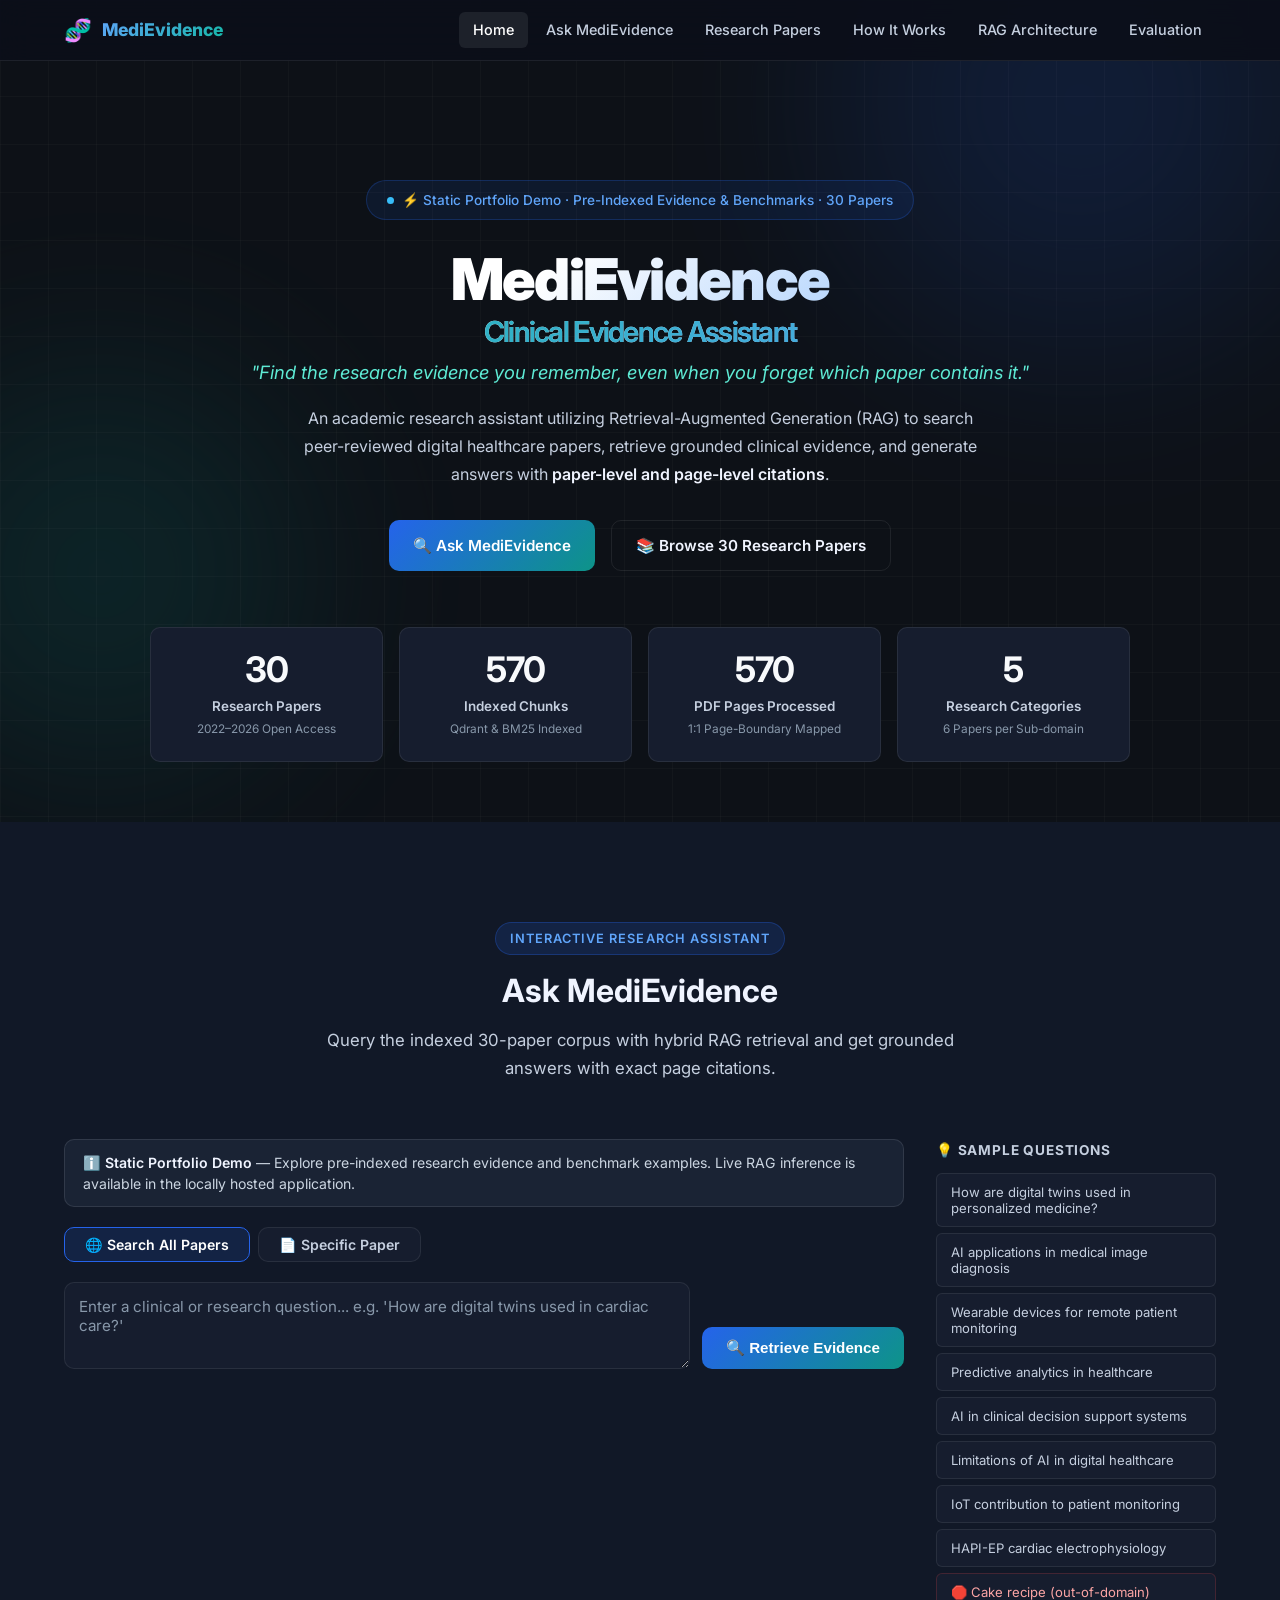
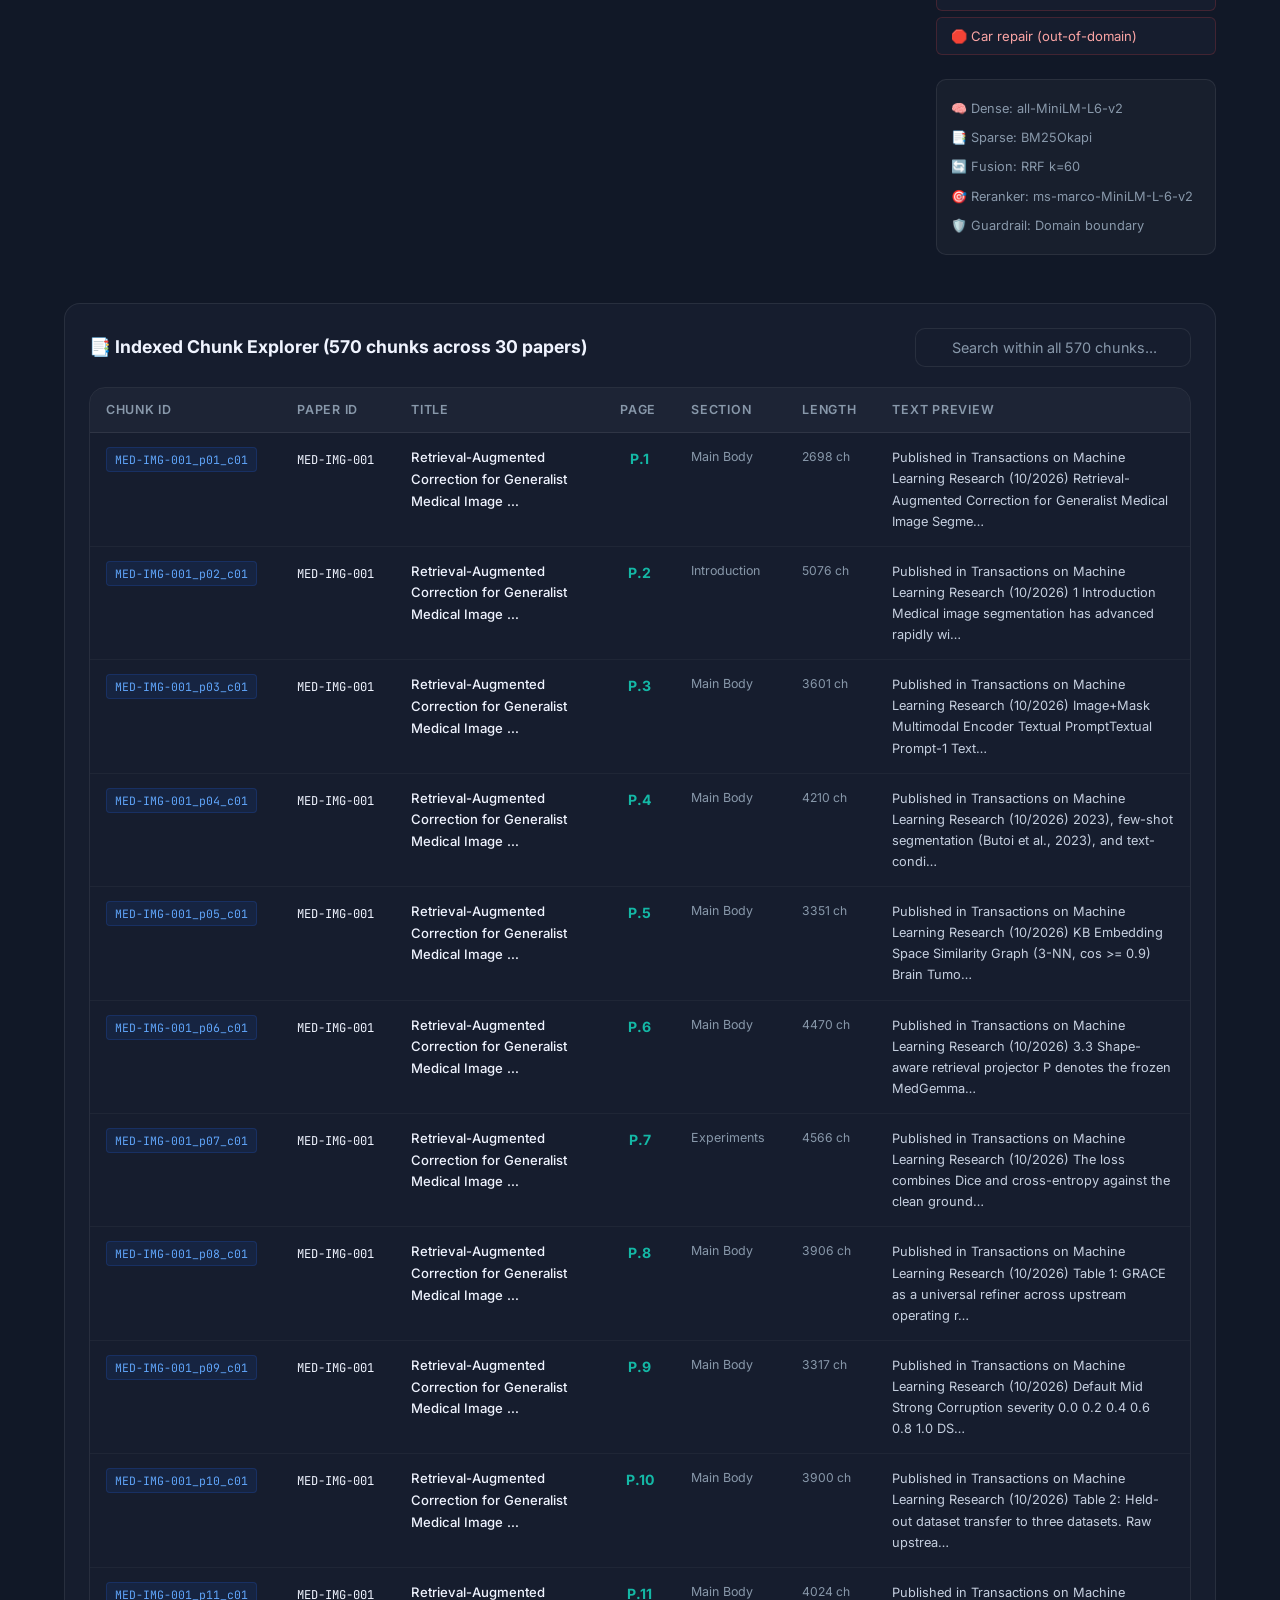
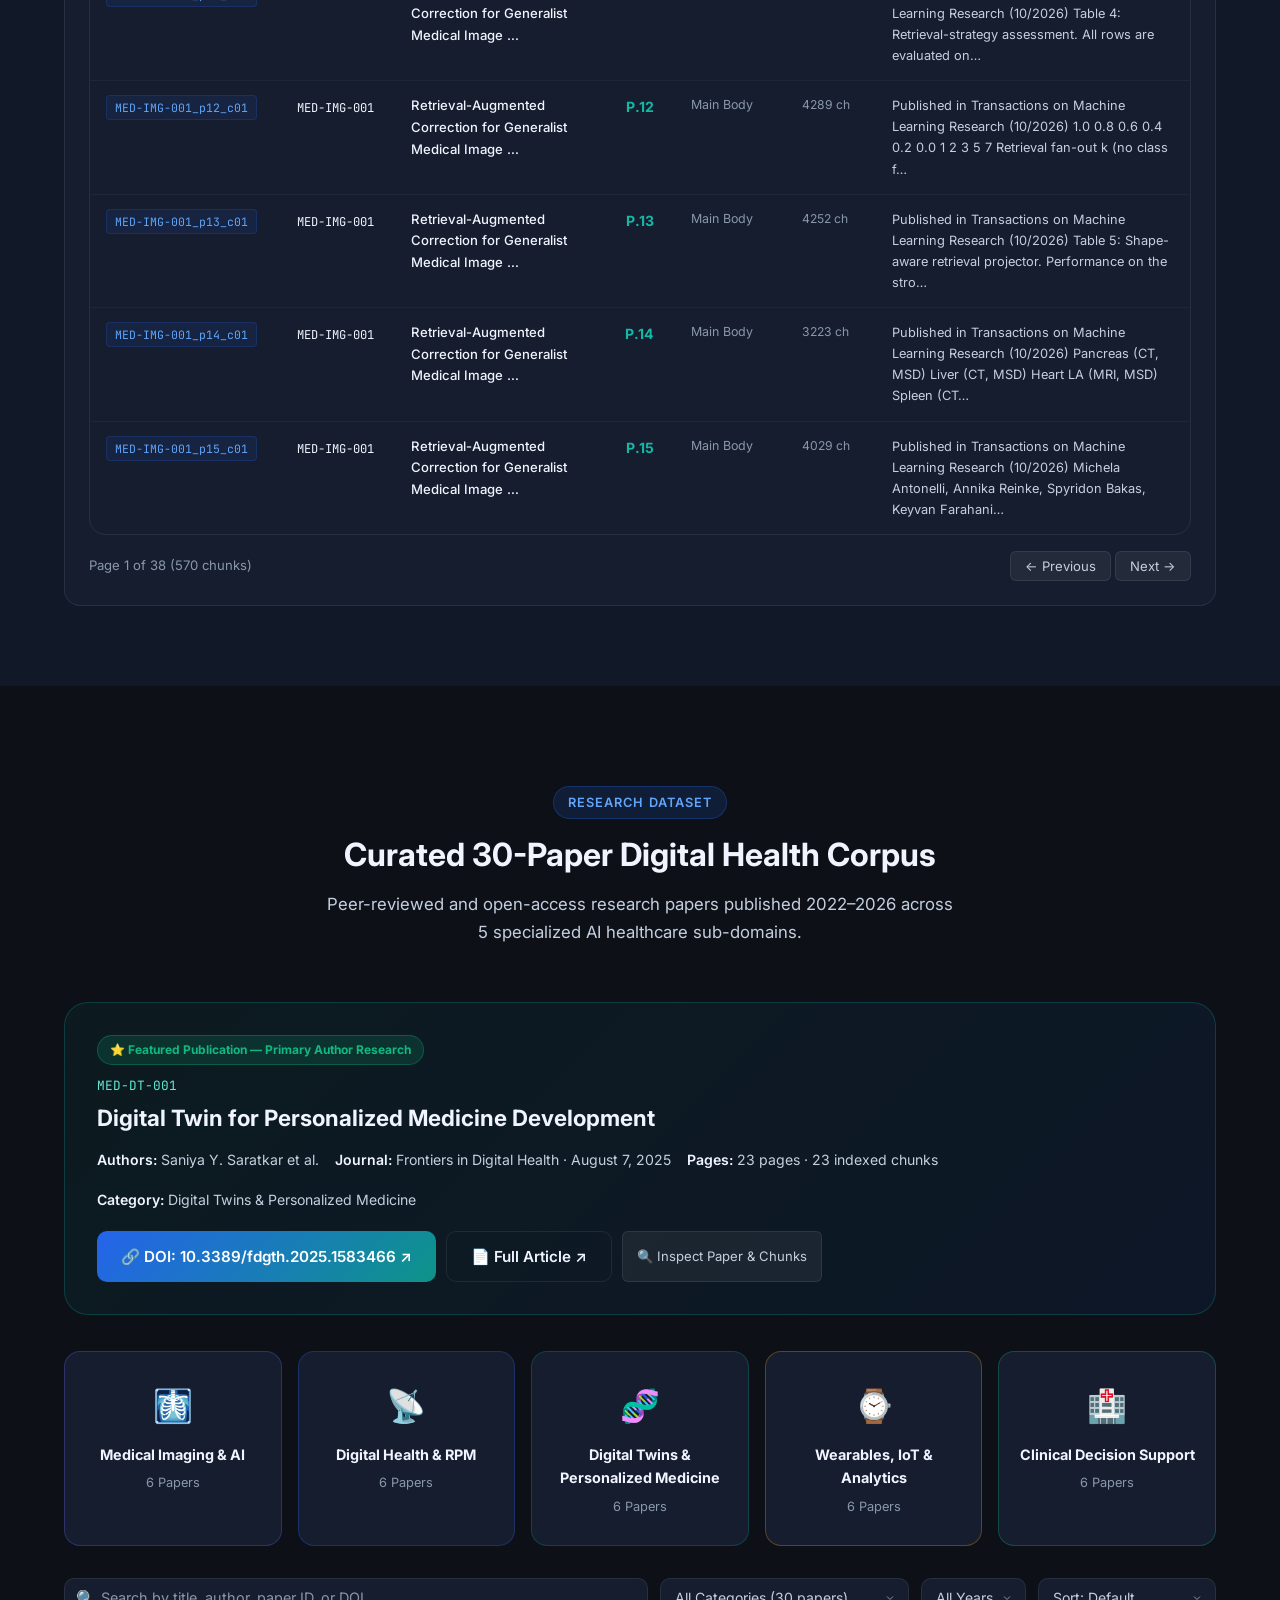
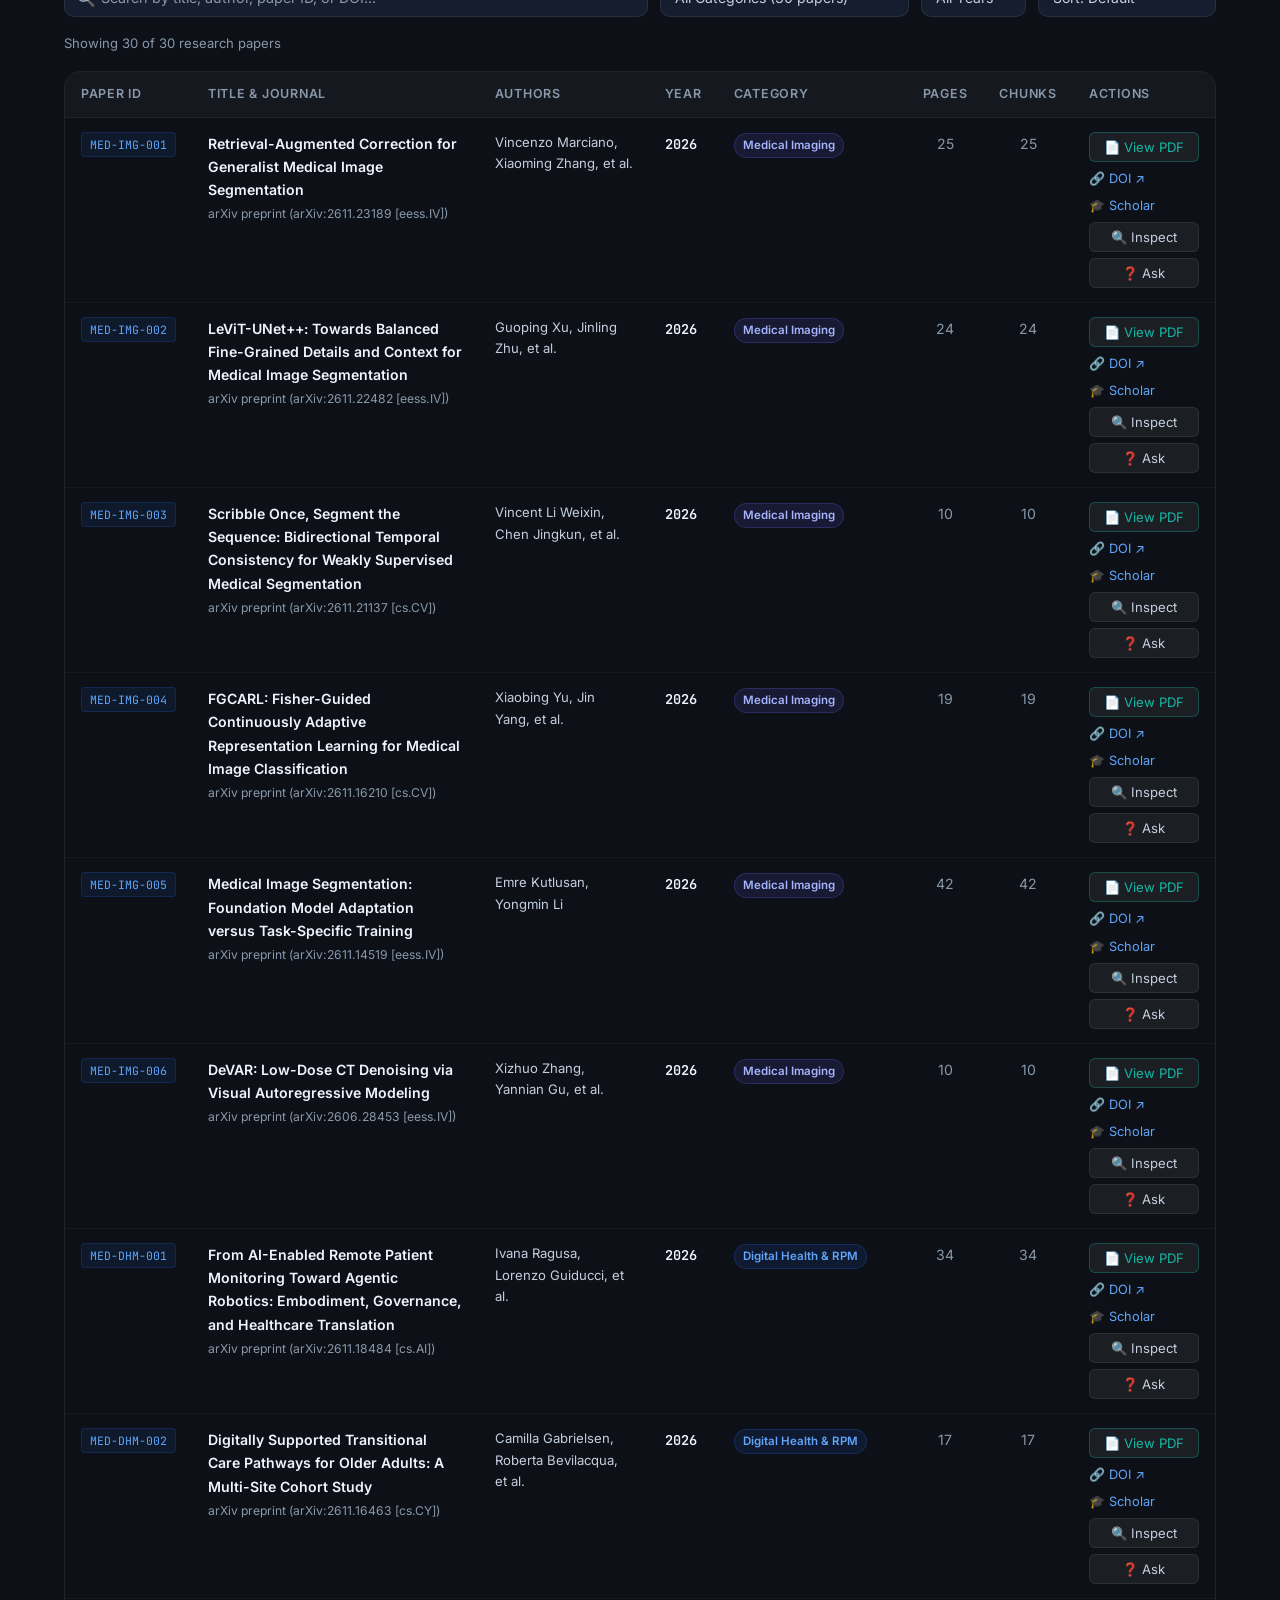
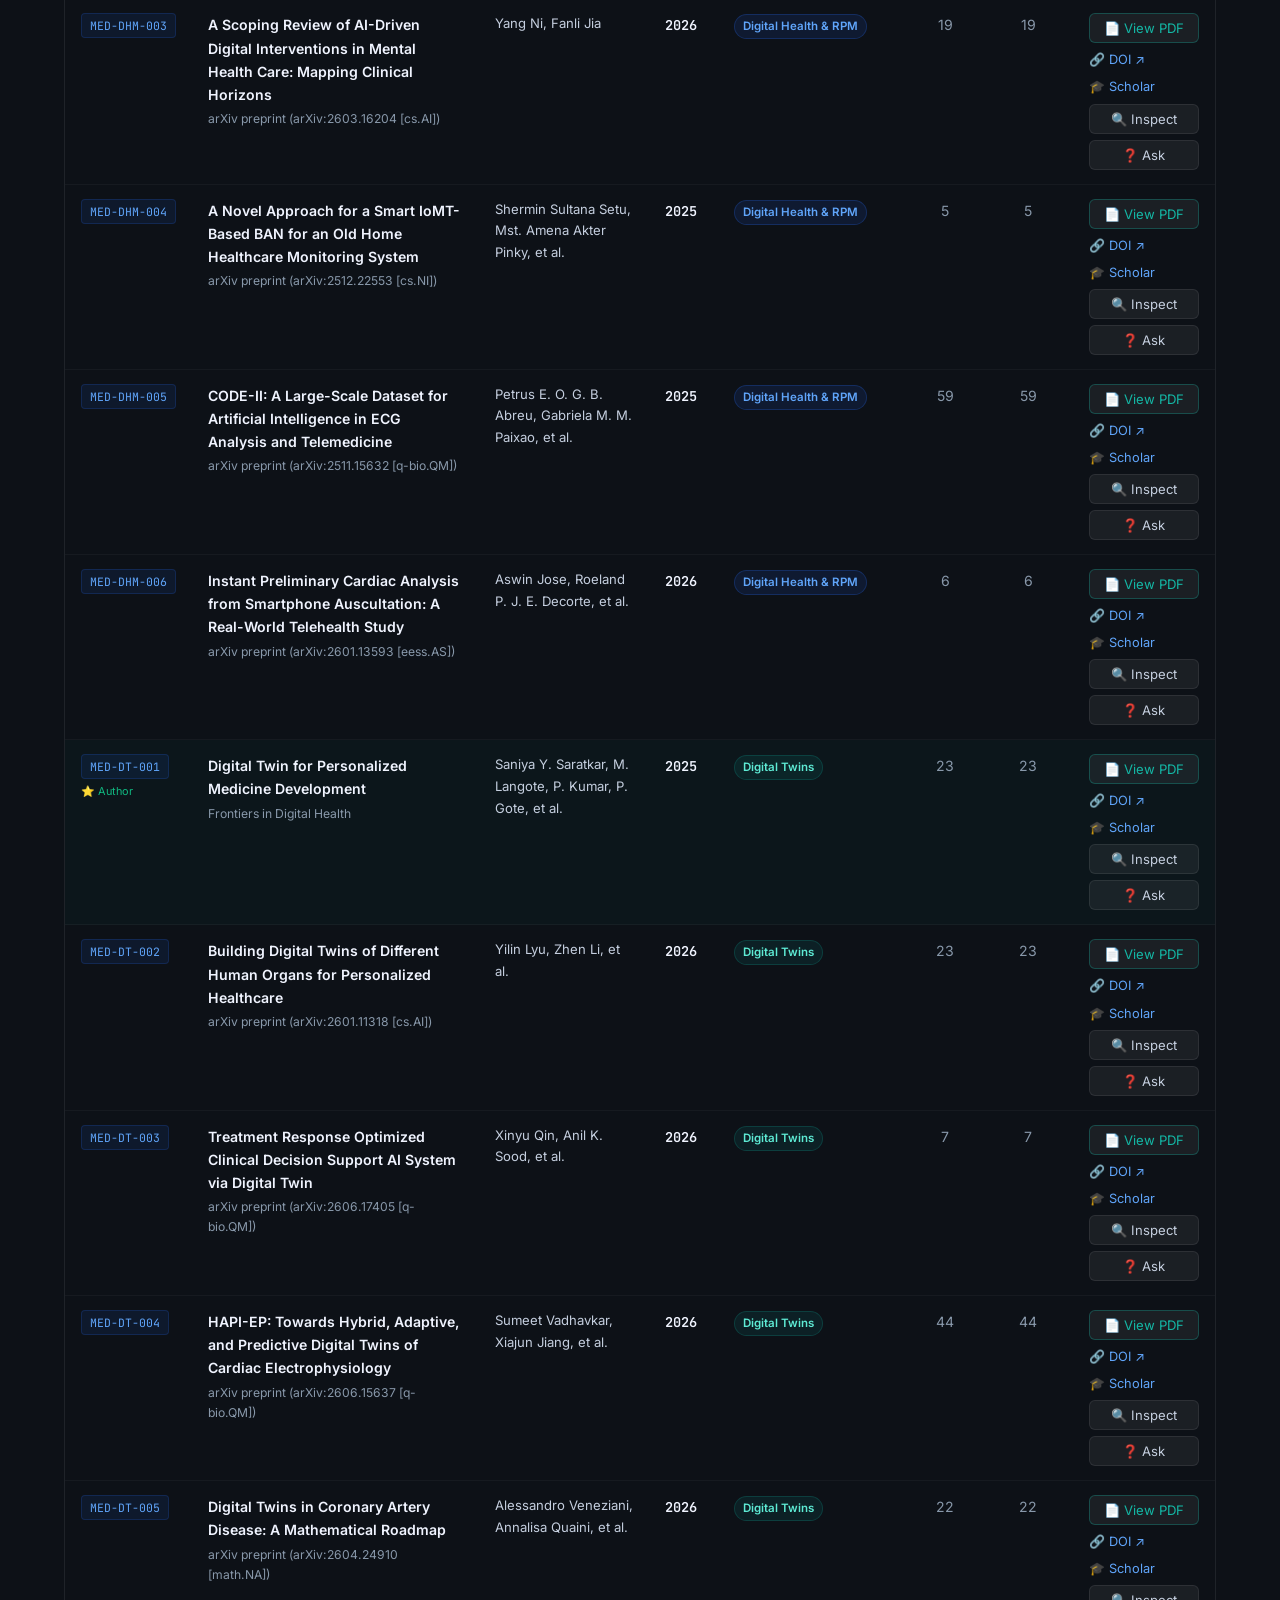
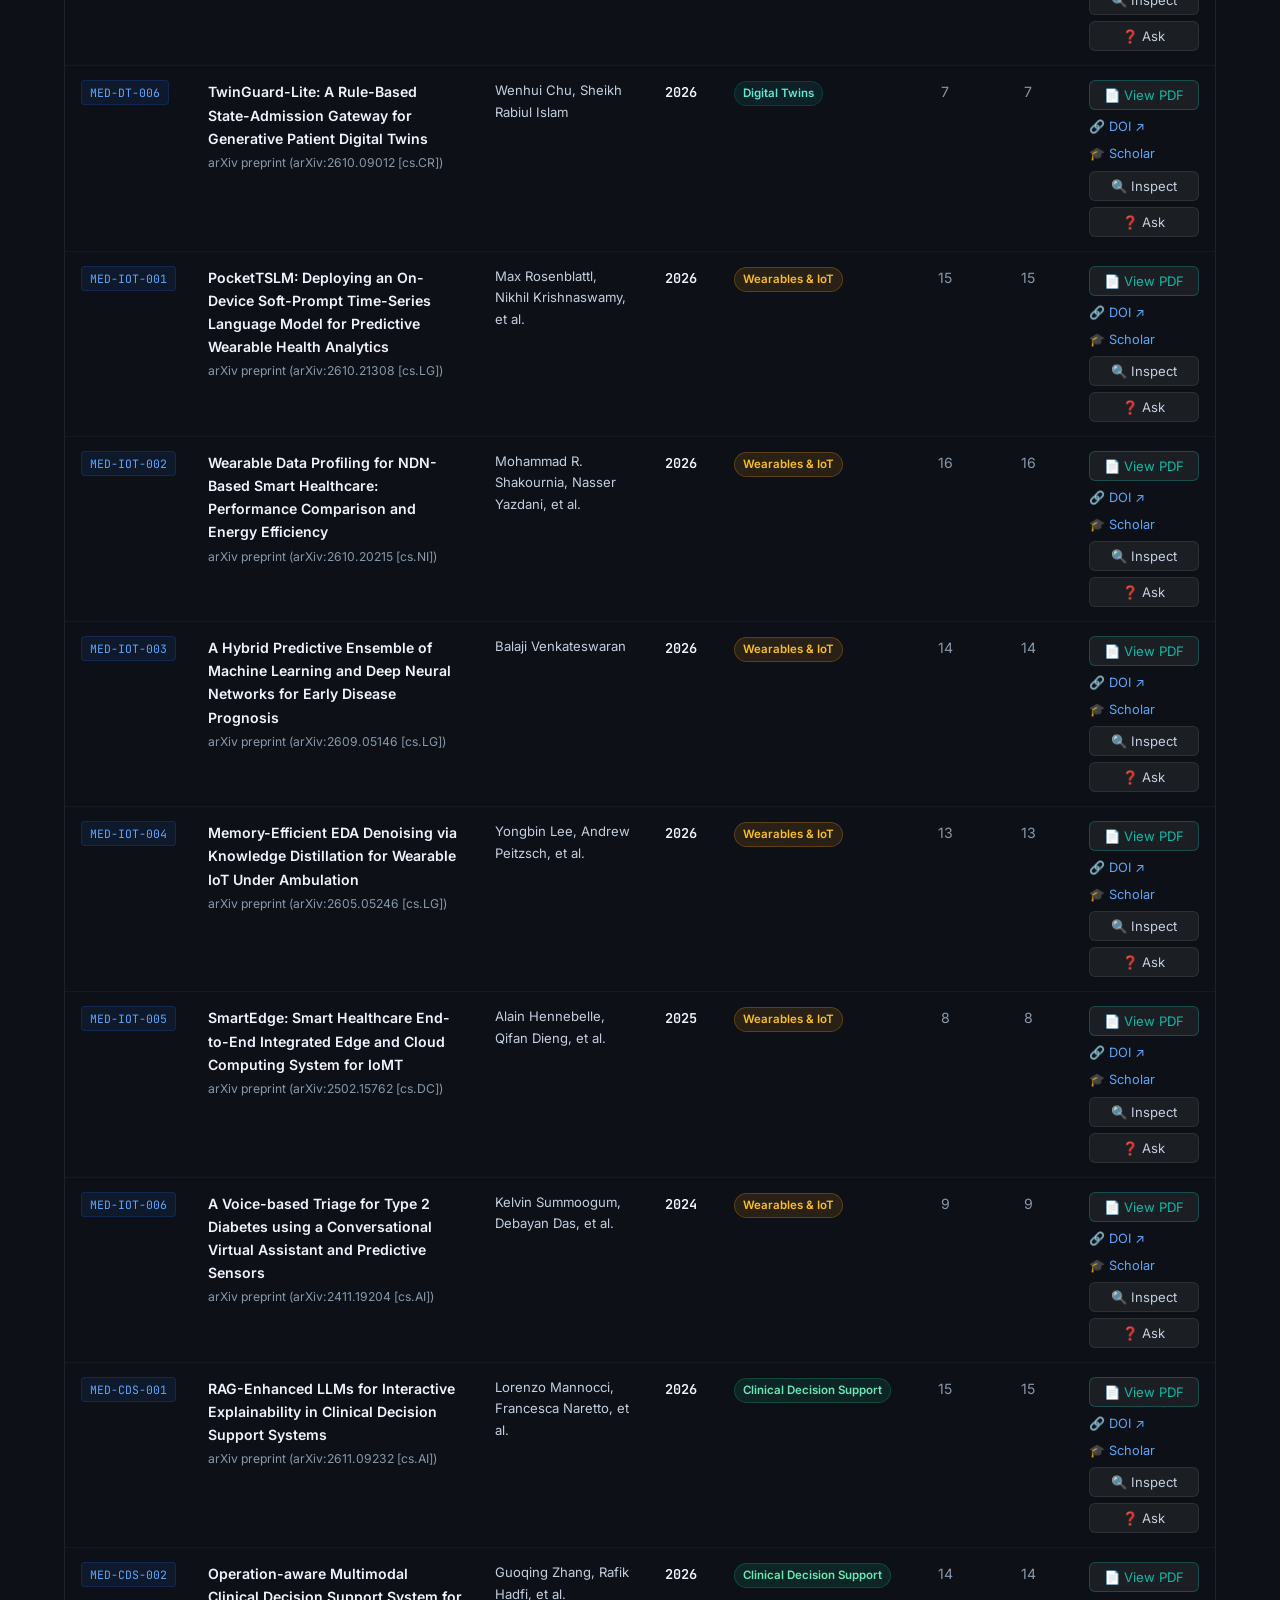
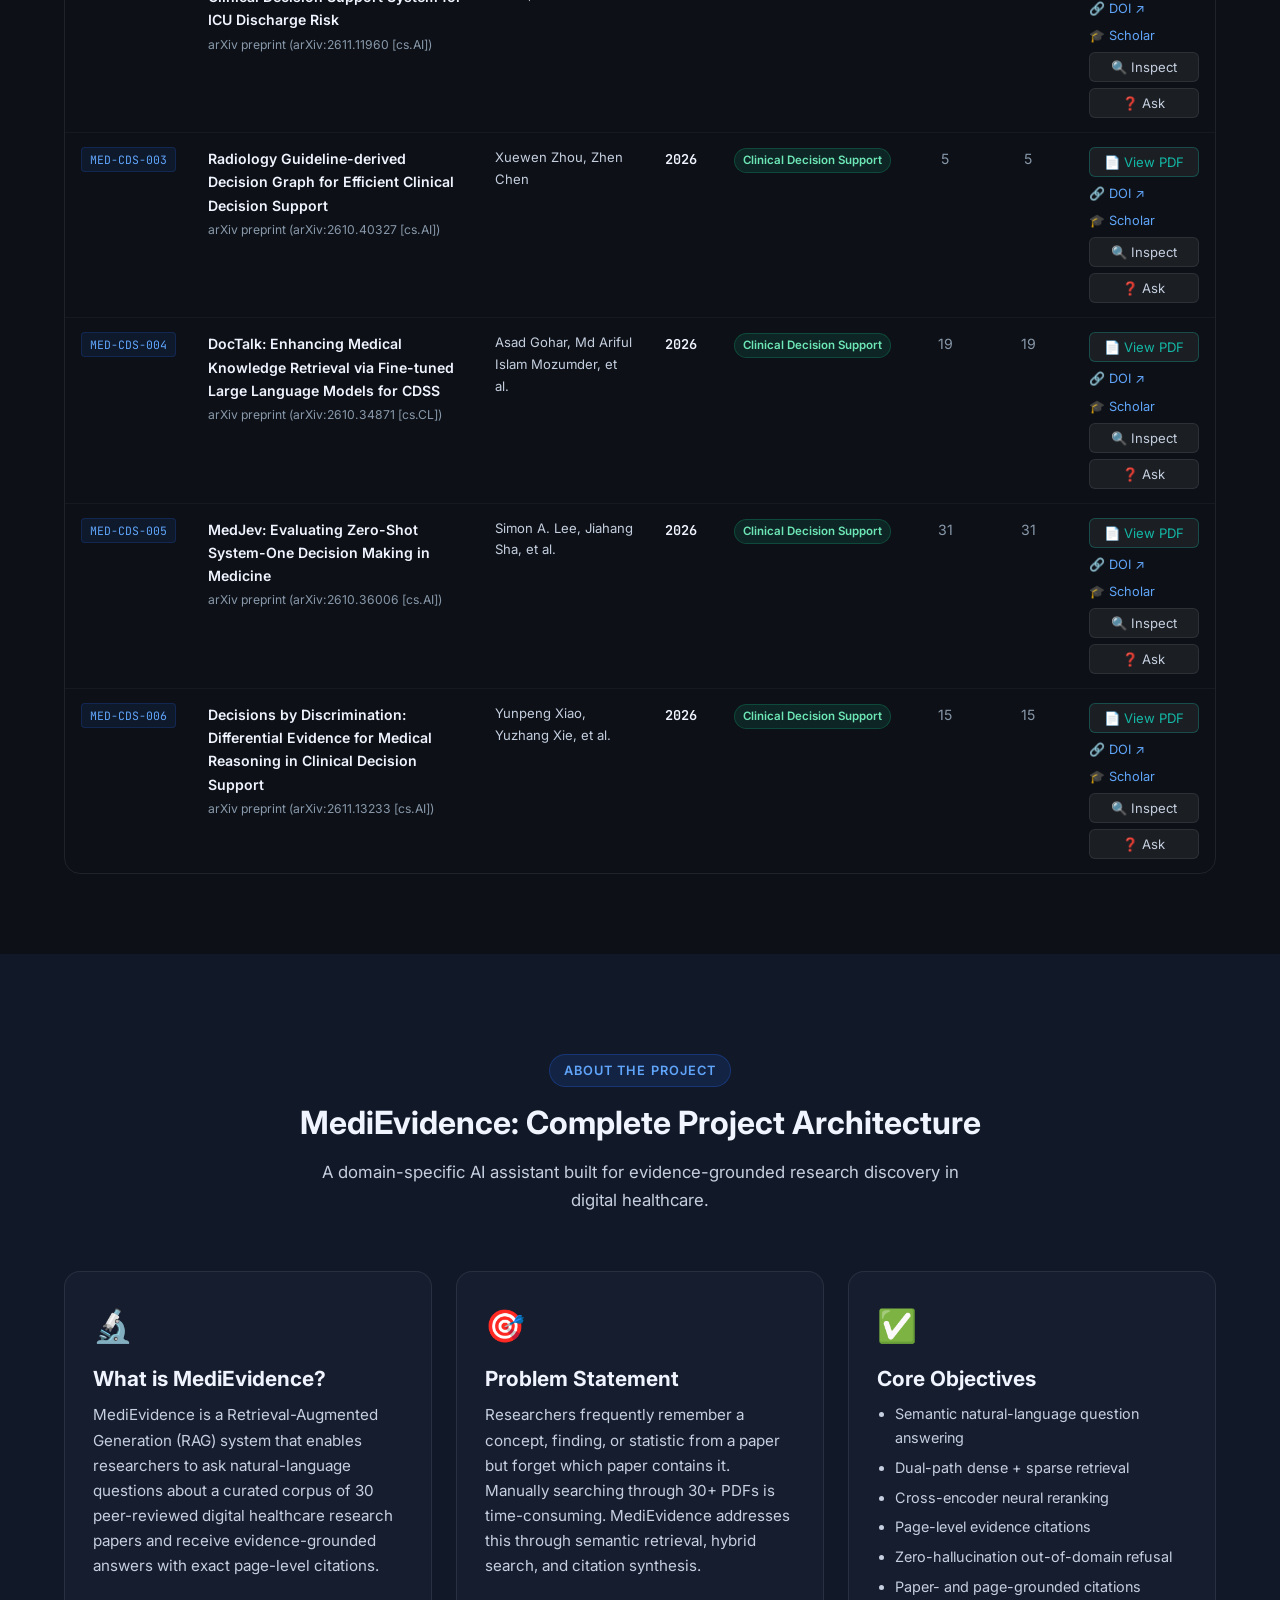
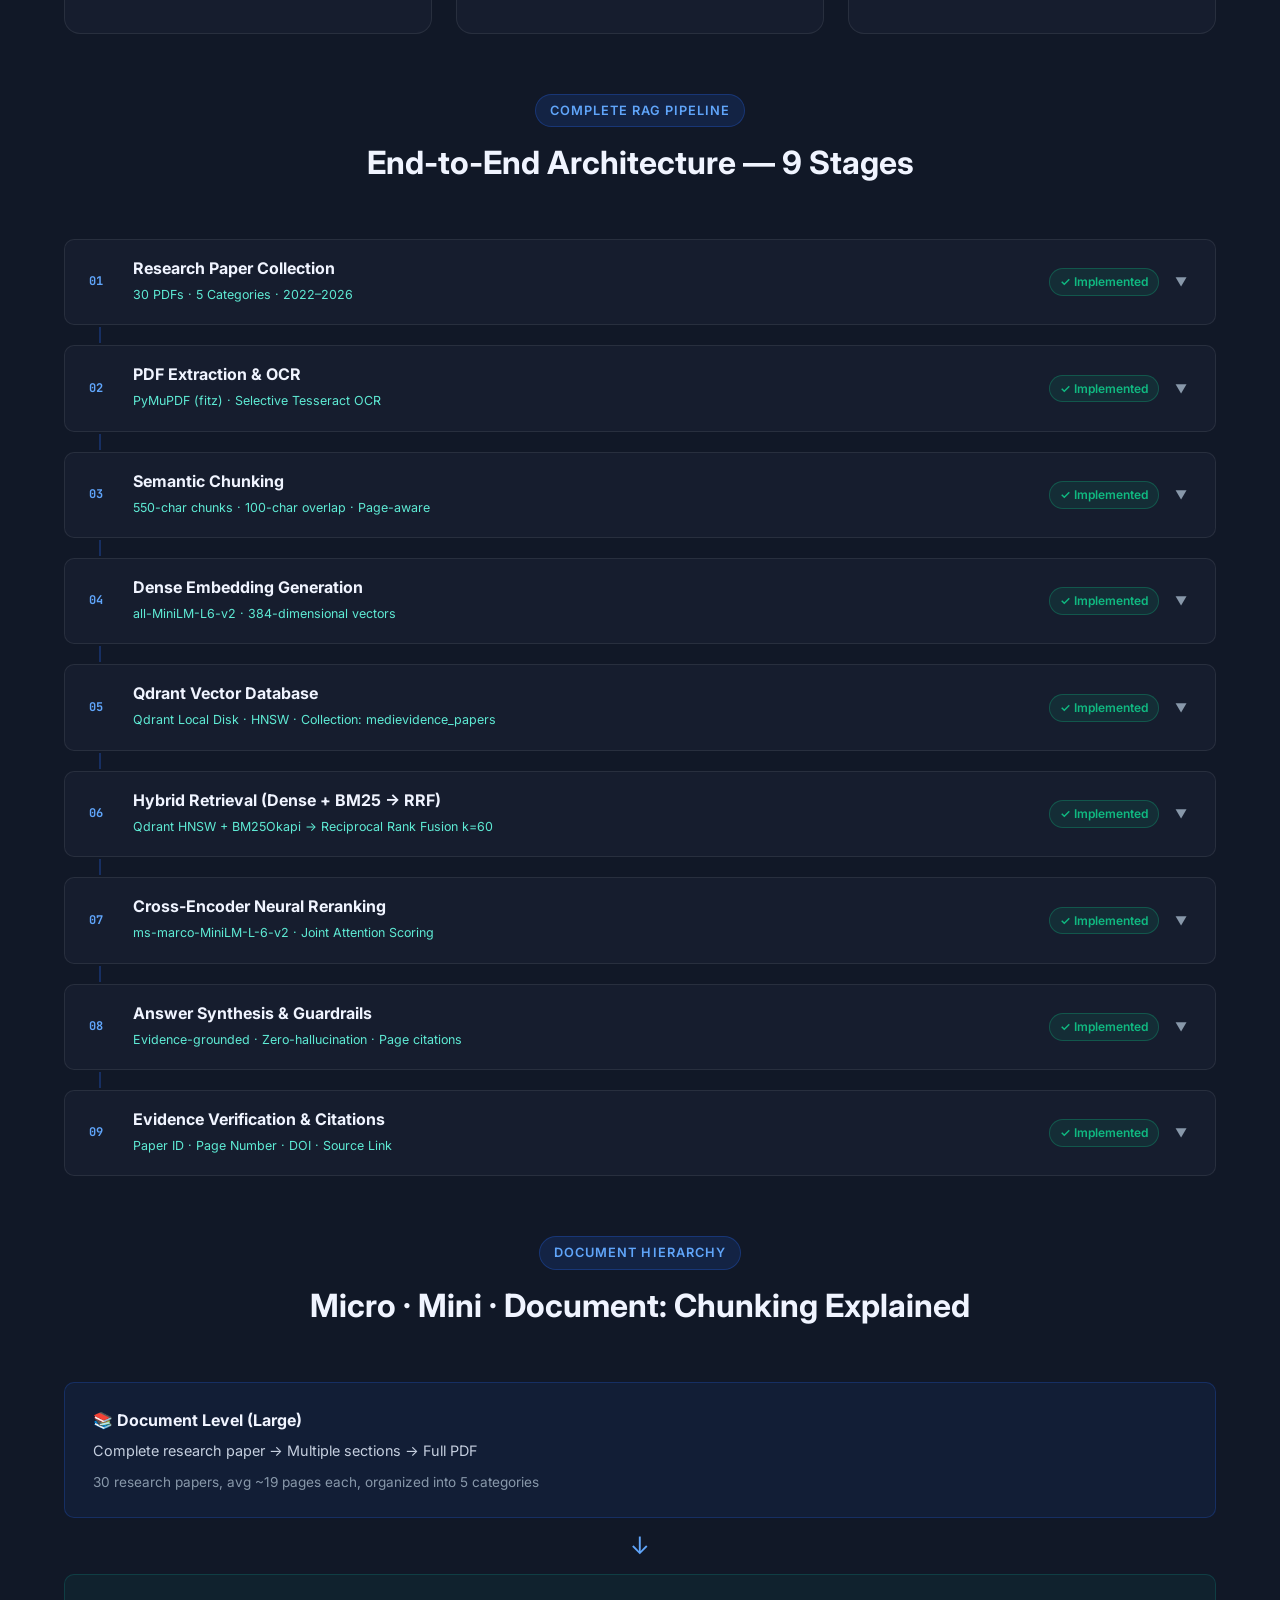
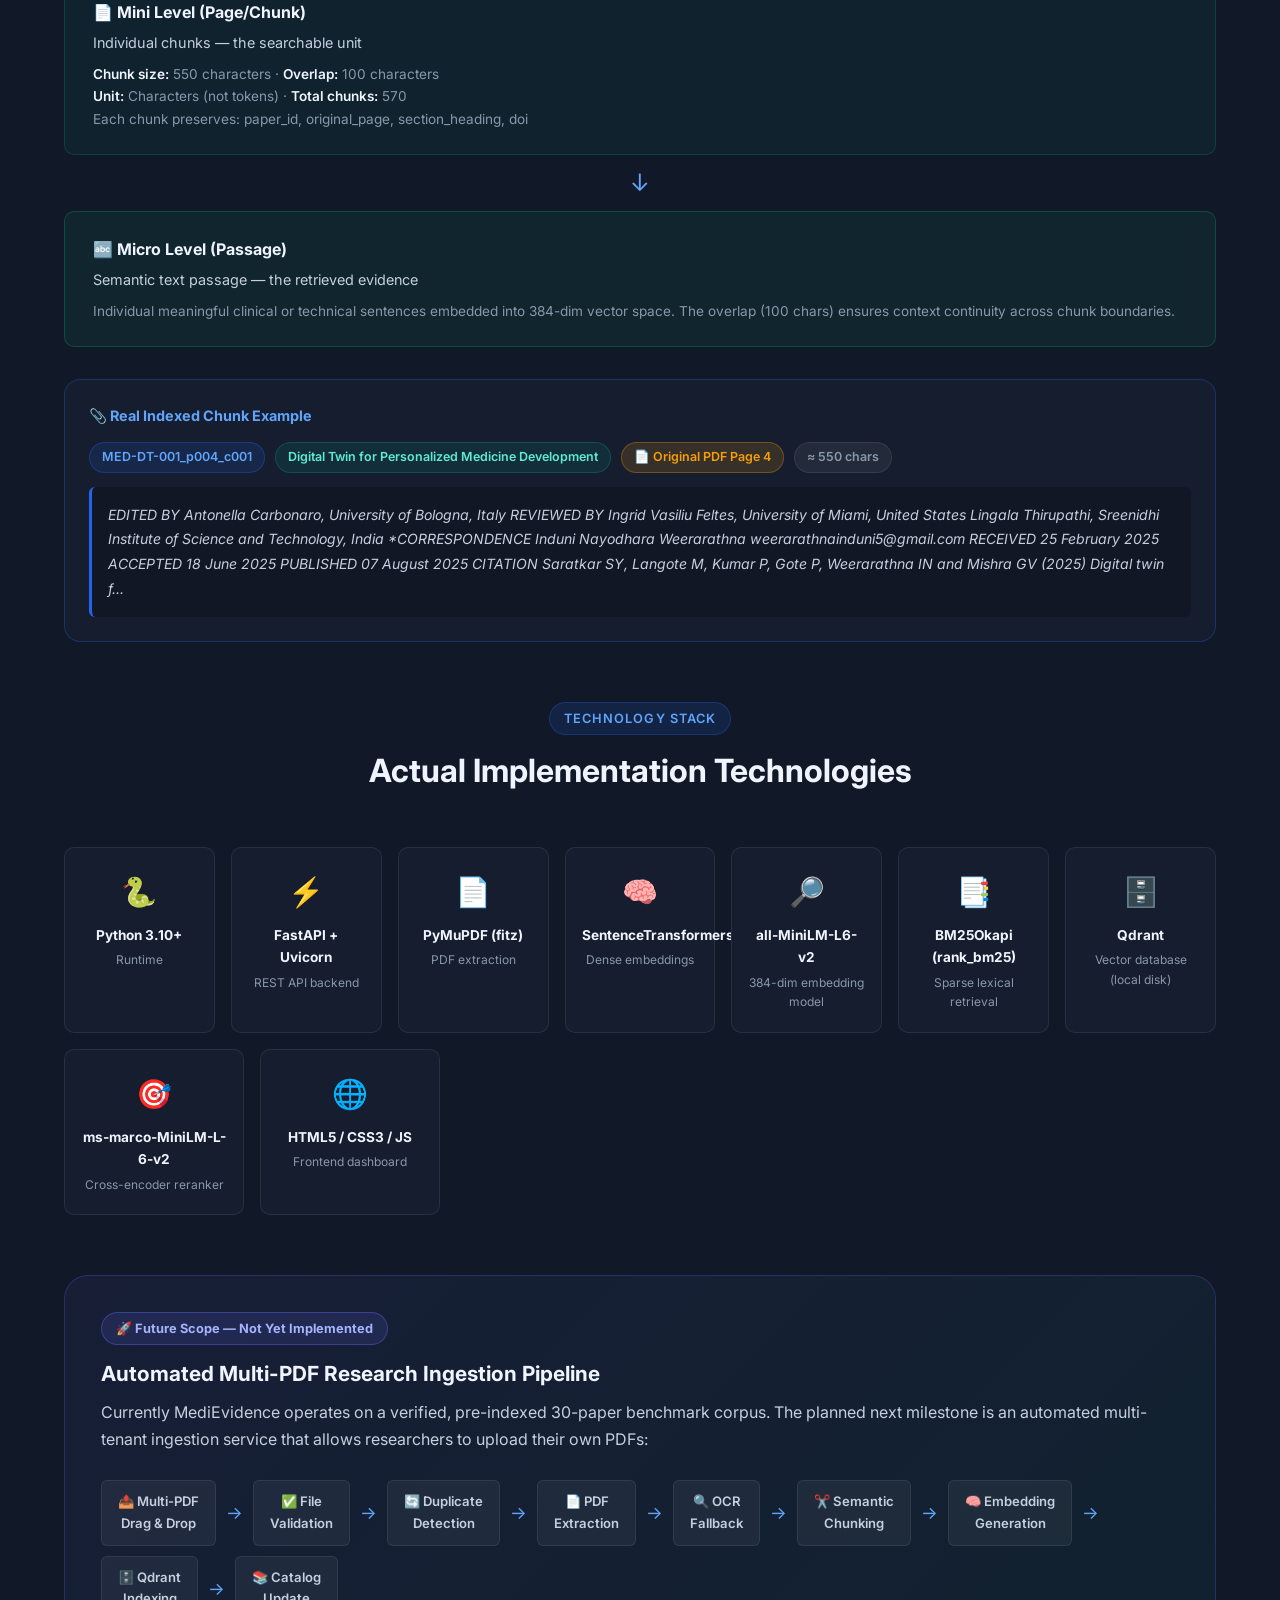
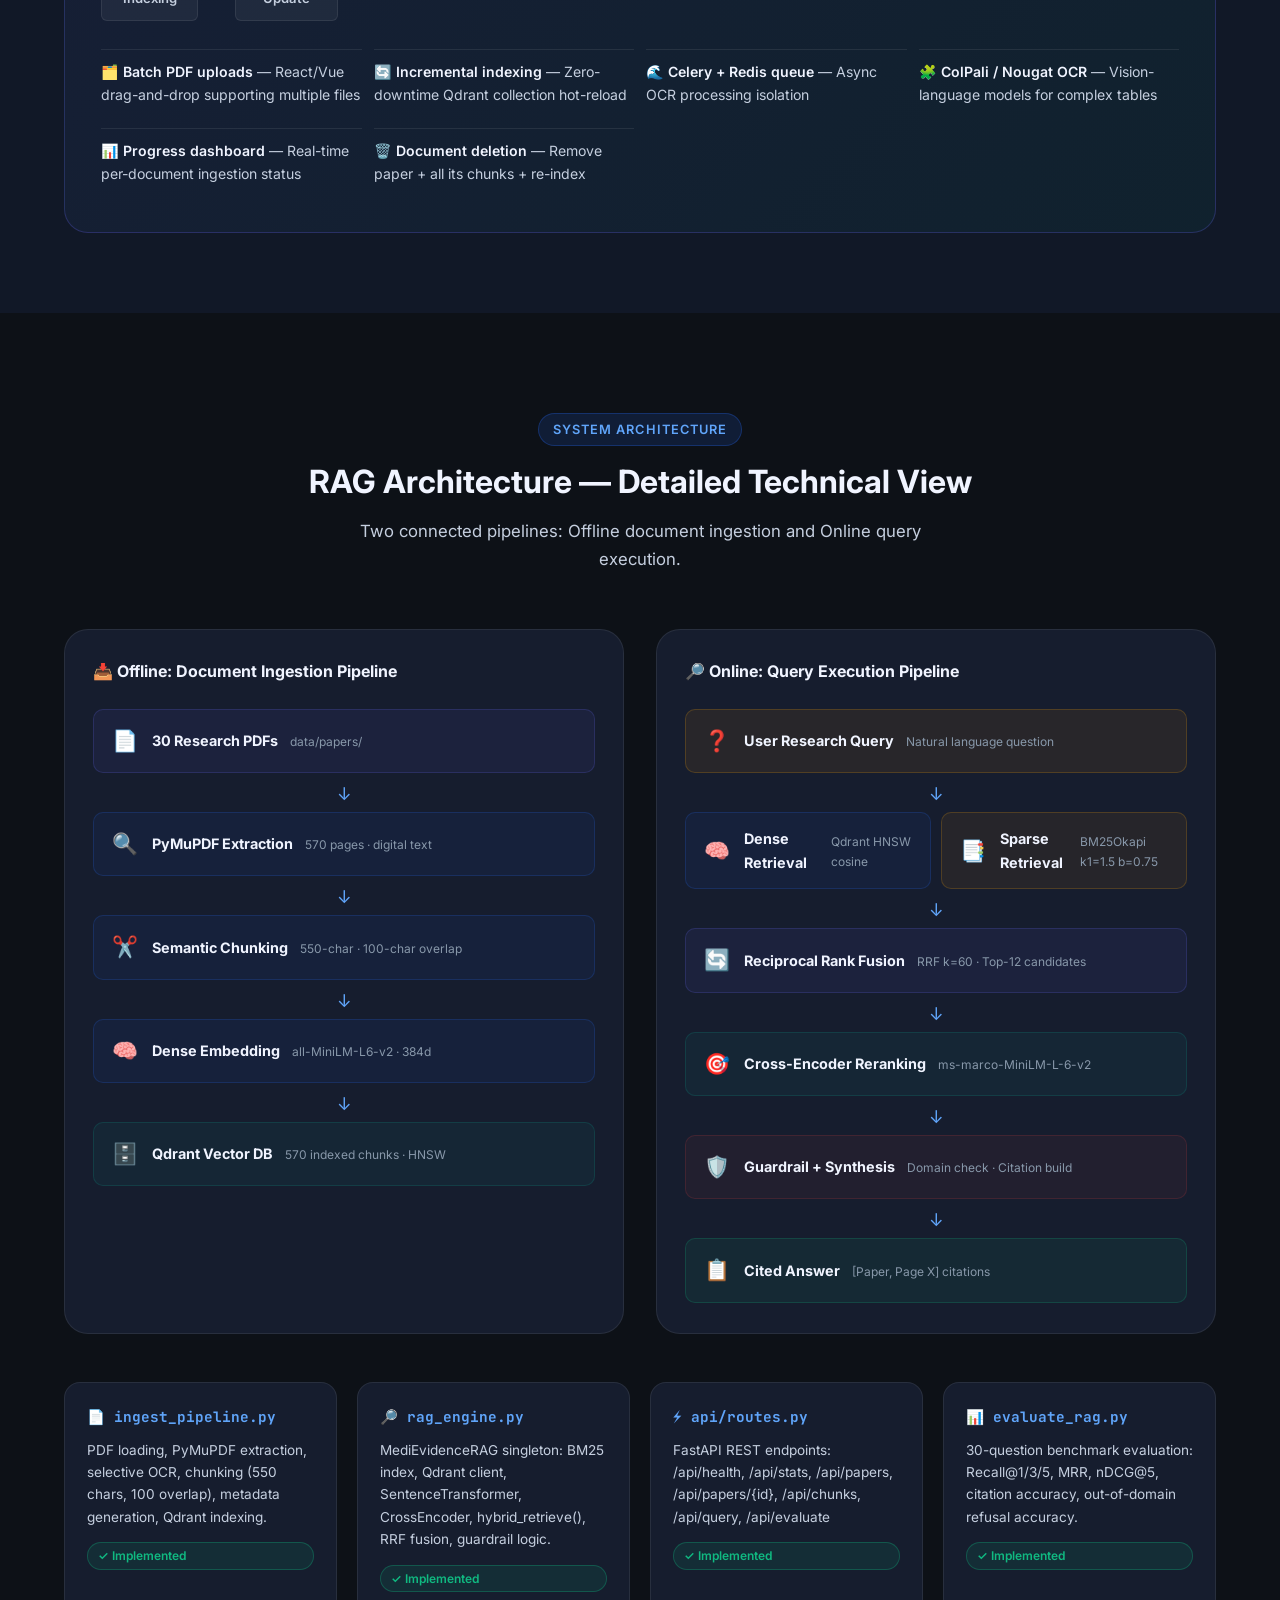
<file: index.html>
<!DOCTYPE html>
<html lang="en">
<head>
    <meta charset="UTF-8">
    <meta name="viewport" content="width=device-width, initial-scale=1.0">
    <title>MediEvidence — AI in Digital Healthcare Research Assistant</title>
    <meta name="description" content="MediEvidence: An AI-powered research assistant using RAG to search 30 digital healthcare research papers and generate answers with paper-level and page-level citations.">
    <link href="https://fonts.googleapis.com/css2?family=Inter:wght@300;400;500;600;700;800;900&family=JetBrains+Mono:wght@400;500;600&display=swap" rel="stylesheet">
    <link rel="stylesheet" href="style.css">
</head>
<body>

    <!-- Top Navigation Bar -->
    <nav class="topnav" id="topnav">
        <div class="nav-inner">
            <a class="nav-brand" href="#home">
                <span class="brand-icon">🧬</span>
                <span class="brand-text">MediEvidence</span>
            </a>
            <button class="nav-hamburger" id="navHamburger" aria-label="Toggle menu">☰</button>
            <div class="nav-links" id="navLinks">
                <a href="#home" class="nav-link active" data-section="home">Home</a>
                <a href="#ask" class="nav-link" data-section="ask">Ask MediEvidence</a>
                <a href="#papers" class="nav-link" data-section="papers">Research Papers</a>
                <a href="#about" class="nav-link" data-section="about">How It Works</a>
                <a href="#rag" class="nav-link" data-section="rag">RAG Architecture</a>
                <a href="#evaluation" class="nav-link" data-section="evaluation">Evaluation</a>
            </div>
        </div>
    </nav>

    <!-- ==================== HOME SECTION ==================== -->
    <section id="home" class="section-home">
        <div class="hero-bg">
            <div class="hero-orb hero-orb-1"></div>
            <div class="hero-orb hero-orb-2"></div>
            <div class="hero-grid"></div>
        </div>
        <div class="container hero-container">
            <div class="hero-badge-row">
                <span class="hero-badge">
                    <span class="live-dot" id="liveDot"></span>
                    <span id="demoModeBadge">Clinical AI Literature Assistant · 30 Peer-Reviewed Papers</span>
                </span>
            </div>
            <h1 class="hero-title">
                MediEvidence
                <span class="hero-subtitle-heading">Clinical Evidence Assistant</span>
            </h1>
            <p class="hero-tagline">"Find the research evidence you remember, even when you forget which paper contains it."</p>
            <p class="hero-desc">
                An academic research assistant utilizing Retrieval-Augmented Generation (RAG) to search peer-reviewed digital healthcare papers, retrieve grounded clinical evidence, and generate answers with <strong>paper-level and page-level citations</strong>.
            </p>
            <div class="hero-cta-row">
                <a href="#ask" class="btn-primary" onclick="scrollToSection('ask')">🔍 Ask MediEvidence</a>
                <a href="#papers" class="btn-outline" onclick="scrollToSection('papers')">📚 Browse 30 Research Papers</a>
            </div>

            <!-- Project Facts (4 Clean Cards) -->
            <div class="stats-row" id="statsRow">
                <div class="stat-box" onclick="scrollToSection('papers')" title="Click to view papers">
                    <div class="stat-num" id="stat-papers">30</div>
                    <div class="stat-lbl">Research Papers</div>
                    <div class="stat-sub">2022–2026 Open Access</div>
                </div>
                <div class="stat-box" onclick="scrollToSection('papers')" title="Click to explore chunks">
                    <div class="stat-num" id="stat-chunks">570</div>
                    <div class="stat-lbl">Indexed Chunks</div>
                    <div class="stat-sub">Qdrant &amp; BM25 Indexed</div>
                </div>
                <div class="stat-box" onclick="scrollToSection('papers')" title="Click to view extracted pages">
                    <div class="stat-num" id="stat-pages">570</div>
                    <div class="stat-lbl">PDF Pages Processed</div>
                    <div class="stat-sub">1:1 Page-Boundary Mapped</div>
                </div>
                <div class="stat-box" onclick="scrollToSection('papers')" title="Click to filter by category">
                    <div class="stat-num" id="stat-categories">5</div>
                    <div class="stat-lbl">Research Categories</div>
                    <div class="stat-sub">6 Papers per Sub-domain</div>
                </div>
            </div>
        </div>
    </section>

    <!-- ==================== ASK MEDIEVIDENCE ==================== -->
    <section id="ask" class="section-ask section-block">
        <div class="container">
            <div class="section-header">
                <span class="section-tag">Interactive Research Assistant</span>
                <h2>Ask MediEvidence</h2>
                <p>Query the indexed 30-paper corpus with hybrid RAG retrieval and get grounded answers with exact page citations.</p>
            </div>

            <div class="ask-layout">
                <div class="ask-panel">
                    <!-- Static Demo Notice (Displayed on GitHub Pages) -->
                    <div class="demo-info-notice" id="staticAskNotice">
                        ℹ️ <strong>Static Portfolio Demo</strong> — Explore pre-indexed research evidence and benchmark examples. Live RAG inference is available in the locally hosted application.
                    </div>

                    <!-- Mode Tabs -->
                    <div class="mode-tabs">
                        <button class="mode-tab active" id="modeAllBtn" onclick="setQueryMode('all')">🌐 Search All Papers</button>
                        <button class="mode-tab" id="modeSingleBtn" onclick="setQueryMode('single')">📄 Specific Paper</button>
                    </div>

                    <!-- Paper selector (shown in single mode) -->
                    <div id="paperSelectorRow" style="display:none;margin-bottom:16px;">
                        <label class="input-label">Select a research paper:</label>
                        <select id="paperSelectorDropdown" class="filter-select" style="width:100%;">
                            <option value="">— Choose a paper —</option>
                        </select>
                    </div>

                    <!-- Query Input -->
                    <div class="query-input-group">
                        <textarea id="queryInput" class="query-textarea" rows="3" placeholder="Enter a clinical or research question... e.g. 'How are digital twins used in cardiac care?'"></textarea>
                        <button class="btn-primary query-submit-btn" id="querySubmitBtn" onclick="executeQuery()">
                            🔍 Retrieve Evidence
                        </button>
                    </div>

                    <!-- Loading State -->
                    <div id="queryLoading" class="query-loading" style="display:none;">
                        <div class="loading-steps-list" id="loadingStepsList"></div>
                    </div>

                    <!-- Result -->
                    <div id="queryResult" class="query-result"></div>
                </div>

                <!-- Sample Questions Sidebar -->
                <div class="ask-sidebar">
                    <div class="sidebar-title">💡 Sample Questions</div>
                    <div class="sidebar-qs">
                        <button class="sidebar-q" onclick="setAndRun('How are digital twins used in personalized medicine?')">How are digital twins used in personalized medicine?</button>
                        <button class="sidebar-q" onclick="setAndRun('What are the applications of AI in medical image diagnosis?')">AI applications in medical image diagnosis</button>
                        <button class="sidebar-q" onclick="setAndRun('How can wearable devices support remote patient monitoring?')">Wearable devices for remote patient monitoring</button>
                        <button class="sidebar-q" onclick="setAndRun('What role does predictive analytics play in healthcare?')">Predictive analytics in healthcare</button>
                        <button class="sidebar-q" onclick="setAndRun('How is AI used in clinical decision support systems?')">AI in clinical decision support systems</button>
                        <button class="sidebar-q" onclick="setAndRun('What are the limitations of AI in digital healthcare?')">Limitations of AI in digital healthcare</button>
                        <button class="sidebar-q" onclick="setAndRun('How does IoT contribute to patient monitoring?')">IoT contribution to patient monitoring</button>
                        <button class="sidebar-q" onclick="setAndRun('How does the HAPI-EP framework model cardiac electrophysiology?')">HAPI-EP cardiac electrophysiology</button>
                        <button class="sidebar-q sidebar-q-ood" onclick="setAndRun('What is the best recipe for chocolate cake?')">🛑 Cake recipe (out-of-domain)</button>
                        <button class="sidebar-q sidebar-q-ood" onclick="setAndRun('How do I fix a car engine gasket?')">🛑 Car repair (out-of-domain)</button>
                    </div>
                    <div class="sidebar-info">
                        <div class="sidebar-info-item">🧠 Dense: all-MiniLM-L6-v2</div>
                        <div class="sidebar-info-item">📑 Sparse: BM25Okapi</div>
                        <div class="sidebar-info-item">🔄 Fusion: RRF k=60</div>
                        <div class="sidebar-info-item">🎯 Reranker: ms-marco-MiniLM-L-6-v2</div>
                        <div class="sidebar-info-item">🛡️ Guardrail: Domain boundary</div>
                    </div>
                </div>
            </div>

            <!-- Evidence Inspector (shows after query) -->
            <div id="evidenceInspector" style="display:none;" class="evidence-inspector">
                <div class="evidence-inspector-header">
                    <h4>🔬 Multi-Stage Retrieval Score Inspector</h4>
                    <span style="font-size:0.82rem;color:#9ca3af;">Dense Cosine · BM25 · Cross-Encoder — scores indicate retrieval relevance, not factual certainty</span>
                </div>
                <div class="table-responsive">
                    <table class="data-table">
                        <thead>
                            <tr>
                                <th>Rank</th>
                                <th>Paper</th>
                                <th>Page</th>
                                <th>Dense Score</th>
                                <th>BM25 Score</th>
                                <th>Rerank Score</th>
                                <th>Section</th>
                            </tr>
                        </thead>
                        <tbody id="inspectorTableBody"></tbody>
                    </table>
                </div>
            </div>

            <!-- Chunk Explorer -->
            <div class="chunk-explorer-section">
                <div class="chunk-explorer-header">
                    <h4>📑 Indexed Chunk Explorer (570 chunks across 30 papers)</h4>
                    <div class="chunk-search-box">
                        <input type="text" id="chunkSearch" class="search-input" placeholder="Search within all 570 chunks..." style="max-width:400px;">
                    </div>
                </div>
                <div class="table-responsive">
                    <table class="data-table">
                        <thead>
                            <tr>
                                <th>Chunk ID</th>
                                <th>Paper ID</th>
                                <th>Title</th>
                                <th>Page</th>
                                <th>Section</th>
                                <th>Length</th>
                                <th>Text Preview</th>
                            </tr>
                        </thead>
                        <tbody id="chunksTableBody">
                            <tr><td colspan="7" style="text-align:center;padding:30px;color:#9ca3af;">Loading chunks...</td></tr>
                        </tbody>
                    </table>
                </div>
                <div class="chunk-pagination">
                    <span id="chunkPageInfo" class="page-info">Page 1 of 38 (570 chunks)</span>
                    <div>
                        <button class="btn-inspect" id="prevChunkBtn" onclick="changeChunkPage(-1)">← Previous</button>
                        <button class="btn-inspect" id="nextChunkBtn" onclick="changeChunkPage(1)">Next →</button>
                    </div>
                </div>
            </div>
        </div>
    </section>

    <!-- ==================== RESEARCH PAPERS SECTION ==================== -->
    <section id="papers" class="section-papers section-block">
        <div class="container">
            <div class="section-header">
                <span class="section-tag">Research Dataset</span>
                <h2>Curated 30-Paper Digital Health Corpus</h2>
                <p>Peer-reviewed and open-access research papers published 2022–2026 across 5 specialized AI healthcare sub-domains.</p>
            </div>

            <!-- Featured Paper -->
            <div class="featured-paper-card">
                <div class="featured-paper-badge">⭐ Featured Publication — Primary Author Research</div>
                <div class="featured-paper-id">MED-DT-001</div>
                <h3>Digital Twin for Personalized Medicine Development</h3>
                <div class="featured-paper-meta">
                    <span><strong>Authors:</strong> Saniya Y. Saratkar et al.</span>
                    <span><strong>Journal:</strong> Frontiers in Digital Health · August 7, 2025</span>
                    <span><strong>Pages:</strong> 23 pages · 23 indexed chunks</span>
                    <span><strong>Category:</strong> Digital Twins &amp; Personalized Medicine</span>
                </div>
                <div class="featured-paper-actions">
                    <a href="https://doi.org/10.3389/fdgth.2025.1583466" target="_blank" rel="noopener" class="btn-primary">🔗 DOI: 10.3389/fdgth.2025.1583466 ↗</a>
                    <a href="https://www.frontiersin.org/journals/digital-health/articles/10.3389/fdgth.2025.1583466/full" target="_blank" rel="noopener" class="btn-outline">📄 Full Article ↗</a>
                    <button class="btn-inspect" onclick="openPaperDetail('MED-DT-001')">🔍 Inspect Paper &amp; Chunks</button>
                </div>
            </div>

            <!-- Research Categories (Click to Filter) -->
            <div class="cat-cards-grid" style="margin: 28px 0 32px;">
                <div class="cat-card cat-imaging" onclick="filterAndGoToPapers('AI in Medical Diagnosis and Medical Imaging')">
                    <div class="cat-card-icon">🩻</div>
                    <div class="cat-card-name">Medical Imaging &amp; AI</div>
                    <div class="cat-card-count">6 Papers</div>
                </div>
                <div class="cat-card cat-monitoring" onclick="filterAndGoToPapers('Digital Health and Remote Patient Monitoring')">
                    <div class="cat-card-icon">📡</div>
                    <div class="cat-card-name">Digital Health &amp; RPM</div>
                    <div class="cat-card-count">6 Papers</div>
                </div>
                <div class="cat-card cat-twins" onclick="filterAndGoToPapers('Digital Twins and Personalized Medicine')">
                    <div class="cat-card-icon">🧬</div>
                    <div class="cat-card-name">Digital Twins &amp; Personalized Medicine</div>
                    <div class="cat-card-count">6 Papers</div>
                </div>
                <div class="cat-card cat-iot" onclick="filterAndGoToPapers('Healthcare Wearables, IoT and Predictive Analytics')">
                    <div class="cat-card-icon">⌚</div>
                    <div class="cat-card-name">Wearables, IoT &amp; Analytics</div>
                    <div class="cat-card-count">6 Papers</div>
                </div>
                <div class="cat-card cat-cds" onclick="filterAndGoToPapers('AI-Based Clinical Decision Support Systems')">
                    <div class="cat-card-icon">🏥</div>
                    <div class="cat-card-name">Clinical Decision Support</div>
                    <div class="cat-card-count">6 Papers</div>
                </div>
            </div>

            <!-- Search & Filters -->
            <div class="papers-controls">
                <div class="search-box">
                    <span class="search-icon">🔍</span>
                    <input type="text" id="paperSearch" class="search-input" placeholder="Search by title, author, paper ID, or DOI...">
                </div>
                <select id="catFilter" class="filter-select">
                    <option value="">All Categories (30 papers)</option>
                    <option value="AI in Medical Diagnosis and Medical Imaging">1. AI in Medical Imaging (6)</option>
                    <option value="Digital Health and Remote Patient Monitoring">2. Digital Health &amp; RPM (6)</option>
                    <option value="Digital Twins and Personalized Medicine">3. Digital Twins (6)</option>
                    <option value="Healthcare Wearables, IoT and Predictive Analytics">4. Wearables &amp; IoT (6)</option>
                    <option value="AI-Based Clinical Decision Support Systems">5. Clinical Decision Support (6)</option>
                </select>
                <select id="yearFilter" class="filter-select">
                    <option value="">All Years</option>
                    <option value="2026">2026</option>
                    <option value="2025">2025</option>
                    <option value="2024">2024</option>
                    <option value="2023">2023</option>
                </select>
                <select id="sortBy" class="filter-select">
                    <option value="default">Sort: Default</option>
                    <option value="title">Sort: Title A–Z</option>
                    <option value="year-desc">Sort: Year (Newest)</option>
                    <option value="year-asc">Sort: Year (Oldest)</option>
                    <option value="chunks-desc">Sort: Most Chunks</option>
                </select>
            </div>
            <div id="papersCountInfo" class="papers-count-info">Showing 30 of 30 research papers</div>

            <!-- Papers Table -->
            <div class="table-responsive">
                <table class="data-table" id="papersTable">
                    <thead>
                        <tr>
                            <th>Paper ID</th>
                            <th>Title &amp; Journal</th>
                            <th>Authors</th>
                            <th>Year</th>
                            <th>Category</th>
                            <th>Pages</th>
                            <th>Chunks</th>
                            <th>Actions</th>
                        </tr>
                    </thead>
                    <tbody id="papersTableBody">
                        <tr><td colspan="8" style="text-align:center;padding:40px;color:#9ca3af;">Loading 30 research papers...</td></tr>
                    </tbody>
                </table>
            </div>
        </div>
    </section>

    <!-- ==================== ABOUT SECTION ==================== -->
    <section id="about" class="section-about section-block">
        <div class="container">
            <div class="section-header">
                <span class="section-tag">About the Project</span>
                <h2>MediEvidence: Complete Project Architecture</h2>
                <p>A domain-specific AI assistant built for evidence-grounded research discovery in digital healthcare.</p>
            </div>

            <!-- Project Overview -->
            <div class="about-overview-grid">
                <div class="about-card">
                    <div class="about-card-icon">🔬</div>
                    <h3>What is MediEvidence?</h3>
                    <p>MediEvidence is a Retrieval-Augmented Generation (RAG) system that enables researchers to ask natural-language questions about a curated corpus of 30 peer-reviewed digital healthcare research papers and receive evidence-grounded answers with exact page-level citations.</p>
                </div>
                <div class="about-card">
                    <div class="about-card-icon">🎯</div>
                    <h3>Problem Statement</h3>
                    <p>Researchers frequently remember a concept, finding, or statistic from a paper but forget which paper contains it. Manually searching through 30+ PDFs is time-consuming. MediEvidence addresses this through semantic retrieval, hybrid search, and citation synthesis.</p>
                </div>
                <div class="about-card">
                    <div class="about-card-icon">✅</div>
                    <h3>Core Objectives</h3>
                    <ul class="about-list">
                        <li>Semantic natural-language question answering</li>
                        <li>Dual-path dense + sparse retrieval</li>
                        <li>Cross-encoder neural reranking</li>
                        <li>Page-level evidence citations</li>
                        <li>Zero-hallucination out-of-domain refusal</li>
                        <li>Paper- and page-grounded citations</li>
                    </ul>
                </div>
            </div>

            <!-- Complete RAG Pipeline -->
            <div class="rag-pipeline-about">
                <div class="section-header">
                    <span class="section-tag">Complete RAG Pipeline</span>
                    <h2>End-to-End Architecture — 9 Stages</h2>
                </div>
                <div class="pipeline-stages">
                    <div class="pstage" onclick="toggleStageDetail('stage1')">
                        <div class="pstage-header">
                            <span class="pstage-num">01</span>
                            <div class="pstage-title">
                                <h4>Research Paper Collection</h4>
                                <span class="pstage-tech">30 PDFs · 5 Categories · 2022–2026</span>
                            </div>
                            <span class="pstage-status status-done">✓ Implemented</span>
                            <span class="pstage-toggle">▼</span>
                        </div>
                        <div class="pstage-detail" id="stage1">
                            <strong>Input:</strong> Research queries and manual curation<br>
                            <strong>Output:</strong> 30 open-access PDFs across 5 healthcare AI sub-domains<br>
                            <strong>Details:</strong> Papers curated from arXiv, Frontiers in Digital Health, and peer-reviewed conferences covering Medical Imaging AI, Digital Health &amp; RPM, Digital Twins, Healthcare IoT/Wearables, and Clinical Decision Support Systems. Each paper has a unique ID (e.g. MED-DT-001), DOI link, and license metadata.
                        </div>
                    </div>
                    <div class="pstage-connector"></div>

                    <div class="pstage" onclick="toggleStageDetail('stage2')">
                        <div class="pstage-header">
                            <span class="pstage-num">02</span>
                            <div class="pstage-title">
                                <h4>PDF Extraction &amp; OCR</h4>
                                <span class="pstage-tech">PyMuPDF (fitz) · Selective Tesseract OCR</span>
                            </div>
                            <span class="pstage-status status-done">✓ Implemented</span>
                            <span class="pstage-toggle">▼</span>
                        </div>
                        <div class="pstage-detail" id="stage2">
                            <strong>Input:</strong> 30 PDF files<br>
                            <strong>Output:</strong> 570 extracted page texts with page metadata<br>
                            <strong>Details:</strong> PyMuPDF extracts digital text across all 570 pages without missing documents. Selective Tesseract OCR is configured as fallback for scanned pages (0 OCR pages in this corpus). Each extracted page preserves: paper_id, original_page index, section_heading (if detectable), char_count, word_count. Stored in <code>data/extracted_text/</code>.
                        </div>
                    </div>
                    <div class="pstage-connector"></div>

                    <div class="pstage" onclick="toggleStageDetail('stage3')">
                        <div class="pstage-header">
                            <span class="pstage-num">03</span>
                            <div class="pstage-title">
                                <h4>Semantic Chunking</h4>
                                <span class="pstage-tech">550-char chunks · 100-char overlap · Page-aware</span>
                            </div>
                            <span class="pstage-status status-done">✓ Implemented</span>
                            <span class="pstage-toggle">▼</span>
                        </div>
                        <div class="pstage-detail" id="stage3">
                            <strong>Input:</strong> 570 extracted page texts<br>
                            <strong>Output:</strong> 570 research-aware text chunks with full metadata<br>
                            <strong>Chunk size:</strong> 550 characters (target)<br>
                            <strong>Chunk overlap:</strong> 100 characters<br>
                            <strong>Unit:</strong> Characters (not tokens)<br>
                            <strong>Avg chunks per paper:</strong> 19 chunks<br>
                            <strong>Metadata per chunk:</strong> chunk_id, paper_id, paper_title, authors, doi, original_page, section_heading, char_count, word_count, text_content<br>
                            <strong>Storage:</strong> <code>data/metadata/chunk_metadata.csv</code>
                        </div>
                    </div>
                    <div class="pstage-connector"></div>

                    <div class="pstage" onclick="toggleStageDetail('stage4')">
                        <div class="pstage-header">
                            <span class="pstage-num">04</span>
                            <div class="pstage-title">
                                <h4>Dense Embedding Generation</h4>
                                <span class="pstage-tech">all-MiniLM-L6-v2 · 384-dimensional vectors</span>
                            </div>
                            <span class="pstage-status status-done">✓ Implemented</span>
                            <span class="pstage-toggle">▼</span>
                        </div>
                        <div class="pstage-detail" id="stage4">
                            <strong>Model:</strong> sentence-transformers/all-MiniLM-L6-v2<br>
                            <strong>Embedding dimensions:</strong> 384<br>
                            <strong>Normalization:</strong> L2-normalized unit vectors for cosine similarity<br>
                            <strong>Mode:</strong> Offline (HF_HUB_OFFLINE=1, cached weights)<br>
                            <strong>Output:</strong> 570 dense vectors stored in Qdrant collection
                        </div>
                    </div>
                    <div class="pstage-connector"></div>

                    <div class="pstage" onclick="toggleStageDetail('stage5')">
                        <div class="pstage-header">
                            <span class="pstage-num">05</span>
                            <div class="pstage-title">
                                <h4>Qdrant Vector Database</h4>
                                <span class="pstage-tech">Qdrant Local Disk · HNSW · Collection: medievidence_papers</span>
                            </div>
                            <span class="pstage-status status-done">✓ Implemented</span>
                            <span class="pstage-toggle">▼</span>
                        </div>
                        <div class="pstage-detail" id="stage5">
                            <strong>Database:</strong> Qdrant v1.x (local embedded disk storage)<br>
                            <strong>Collection:</strong> <code>medievidence_papers</code><br>
                            <strong>Index type:</strong> HNSW (Hierarchical Navigable Small World)<br>
                            <strong>Similarity metric:</strong> Cosine<br>
                            <strong>Indexed records:</strong> 570 chunks<br>
                            <strong>Storage path:</strong> <code>data/qdrant_storage/</code><br>
                            <strong>Payload:</strong> Full chunk metadata stored alongside each vector
                        </div>
                    </div>
                    <div class="pstage-connector"></div>

                    <div class="pstage" onclick="toggleStageDetail('stage6')">
                        <div class="pstage-header">
                            <span class="pstage-num">06</span>
                            <div class="pstage-title">
                                <h4>Hybrid Retrieval (Dense + BM25 → RRF)</h4>
                                <span class="pstage-tech">Qdrant HNSW + BM25Okapi → Reciprocal Rank Fusion k=60</span>
                            </div>
                            <span class="pstage-status status-done">✓ Implemented</span>
                            <span class="pstage-toggle">▼</span>
                        </div>
                        <div class="pstage-detail" id="stage6">
                            <strong>Dense path:</strong> Query encoded with all-MiniLM-L6-v2 → Qdrant cosine ANN search → top-K candidates<br>
                            <strong>Sparse path:</strong> BM25Okapi (k1=1.5, b=0.75) inverted index over all chunk tokens → lexical ranking<br>
                            <strong>Fusion:</strong> Reciprocal Rank Fusion (RRF) with k=60 combines both ranked lists into a single unified ranking<br>
                            <strong>Output:</strong> Top-12 fused candidates passed to reranker
                        </div>
                    </div>
                    <div class="pstage-connector"></div>

                    <div class="pstage" onclick="toggleStageDetail('stage7')">
                        <div class="pstage-header">
                            <span class="pstage-num">07</span>
                            <div class="pstage-title">
                                <h4>Cross-Encoder Neural Reranking</h4>
                                <span class="pstage-tech">ms-marco-MiniLM-L-6-v2 · Joint Attention Scoring</span>
                            </div>
                            <span class="pstage-status status-done">✓ Implemented</span>
                            <span class="pstage-toggle">▼</span>
                        </div>
                        <div class="pstage-detail" id="stage7">
                            <strong>Model:</strong> cross-encoder/ms-marco-MiniLM-L-6-v2<br>
                            <strong>Input:</strong> (query, passage) pairs from top-12 RRF candidates<br>
                            <strong>Mechanism:</strong> Joint cross-attention computes relevance score for each pair simultaneously, eliminating false-positive vector neighbors<br>
                            <strong>Output:</strong> Top-K passages re-sorted by cross-encoder relevance score
                        </div>
                    </div>
                    <div class="pstage-connector"></div>

                    <div class="pstage" onclick="toggleStageDetail('stage8')">
                        <div class="pstage-header">
                            <span class="pstage-num">08</span>
                            <div class="pstage-title">
                                <h4>Answer Synthesis &amp; Guardrails</h4>
                                <span class="pstage-tech">Evidence-grounded · Zero-hallucination · Page citations</span>
                            </div>
                            <span class="pstage-status status-done">✓ Implemented</span>
                            <span class="pstage-toggle">▼</span>
                        </div>
                        <div class="pstage-detail" id="stage8">
                            <strong>Method:</strong> Extractive synthesis from top-K reranked passages (no LLM hallucination)<br>
                            <strong>Guardrail 1:</strong> Whole-word regex domain keyword boundary check<br>
                            <strong>Guardrail 2:</strong> Calibrated cosine confidence threshold (default: 0.35)<br>
                            <strong>Citation format:</strong> [Paper Title (Year), Page X]<br>
                            <strong>Out-of-domain:</strong> Strict refusal policy — zero fabricated answers<br>
                            <strong>PICO evidence:</strong> Structured Population/Intervention/Comparison/Outcome breakdown
                        </div>
                    </div>
                    <div class="pstage-connector"></div>

                    <div class="pstage" onclick="toggleStageDetail('stage9')">
                        <div class="pstage-header">
                            <span class="pstage-num">09</span>
                            <div class="pstage-title">
                                <h4>Evidence Verification &amp; Citations</h4>
                                <span class="pstage-tech">Paper ID · Page Number · DOI · Source Link</span>
                            </div>
                            <span class="pstage-status status-done">✓ Implemented</span>
                            <span class="pstage-toggle">▼</span>
                        </div>
                        <div class="pstage-detail" id="stage9">
                            <strong>Each citation contains:</strong> paper_id, full title, authors, year, doi, original_page index, source_url<br>
                            <strong>Verification:</strong> User can open original PDF via DOI link and navigate to cited page<br>
                            <strong>Traceability:</strong> Every chunk preserves its exact source page metadata throughout the pipeline
                        </div>
                    </div>
                </div>
            </div>

            <!-- Chunking Hierarchy -->
            <div class="chunking-section">
                <div class="section-header">
                    <span class="section-tag">Document Hierarchy</span>
                    <h2>Micro · Mini · Document: Chunking Explained</h2>
                </div>
                <div class="chunking-hierarchy">
                    <div class="chunk-level chunk-macro">
                        <div class="chunk-level-label">📚 Document Level (Large)</div>
                        <div class="chunk-level-desc">Complete research paper → Multiple sections → Full PDF</div>
                        <div class="chunk-level-detail">30 research papers, avg ~19 pages each, organized into 5 categories</div>
                    </div>
                    <div class="chunk-arrow">↓</div>
                    <div class="chunk-level chunk-mini">
                        <div class="chunk-level-label">📄 Mini Level (Page/Chunk)</div>
                        <div class="chunk-level-desc">Individual chunks — the searchable unit</div>
                        <div class="chunk-level-detail">
                            <strong>Chunk size:</strong> 550 characters · <strong>Overlap:</strong> 100 characters<br>
                            <strong>Unit:</strong> Characters (not tokens) · <strong>Total chunks:</strong> 570<br>
                            Each chunk preserves: paper_id, original_page, section_heading, doi
                        </div>
                    </div>
                    <div class="chunk-arrow">↓</div>
                    <div class="chunk-level chunk-micro">
                        <div class="chunk-level-label">🔤 Micro Level (Passage)</div>
                        <div class="chunk-level-desc">Semantic text passage — the retrieved evidence</div>
                        <div class="chunk-level-detail">Individual meaningful clinical or technical sentences embedded into 384-dim vector space. The overlap (100 chars) ensures context continuity across chunk boundaries.</div>
                    </div>
                </div>

                <!-- Real chunk example -->
                <div class="chunk-example-box">
                    <div class="chunk-example-label">📎 Real Indexed Chunk Example</div>
                    <div class="chunk-example-meta">
                        <span class="pill pill-id">MED-DT-001_p004_c001</span>
                        <span class="pill pill-paper">Digital Twin for Personalized Medicine Development</span>
                        <span class="pill pill-page">📄 Original PDF Page 4</span>
                        <span class="pill pill-chars">≈ 550 chars</span>
                    </div>
                    <div class="chunk-example-text" id="realChunkExample">
                        <em>Loading real chunk from indexed collection...</em>
                    </div>
                </div>
            </div>

            <!-- Tech Stack -->
            <div class="tech-stack-section">
                <div class="section-header">
                    <span class="section-tag">Technology Stack</span>
                    <h2>Actual Implementation Technologies</h2>
                </div>
                <div class="tech-cards-grid">
                    <div class="tech-card">
                        <div class="tech-icon">🐍</div>
                        <div class="tech-name">Python 3.10+</div>
                        <div class="tech-role">Runtime</div>
                    </div>
                    <div class="tech-card">
                        <div class="tech-icon">⚡</div>
                        <div class="tech-name">FastAPI + Uvicorn</div>
                        <div class="tech-role">REST API backend</div>
                    </div>
                    <div class="tech-card">
                        <div class="tech-icon">📄</div>
                        <div class="tech-name">PyMuPDF (fitz)</div>
                        <div class="tech-role">PDF extraction</div>
                    </div>
                    <div class="tech-card">
                        <div class="tech-icon">🧠</div>
                        <div class="tech-name">SentenceTransformers</div>
                        <div class="tech-role">Dense embeddings</div>
                    </div>
                    <div class="tech-card">
                        <div class="tech-icon">🔎</div>
                        <div class="tech-name">all-MiniLM-L6-v2</div>
                        <div class="tech-role">384-dim embedding model</div>
                    </div>
                    <div class="tech-card">
                        <div class="tech-icon">📑</div>
                        <div class="tech-name">BM25Okapi (rank_bm25)</div>
                        <div class="tech-role">Sparse lexical retrieval</div>
                    </div>
                    <div class="tech-card">
                        <div class="tech-icon">🗄️</div>
                        <div class="tech-name">Qdrant</div>
                        <div class="tech-role">Vector database (local disk)</div>
                    </div>
                    <div class="tech-card">
                        <div class="tech-icon">🎯</div>
                        <div class="tech-name">ms-marco-MiniLM-L-6-v2</div>
                        <div class="tech-role">Cross-encoder reranker</div>
                    </div>
                    <div class="tech-card">
                        <div class="tech-icon">🌐</div>
                        <div class="tech-name">HTML5 / CSS3 / JS</div>
                        <div class="tech-role">Frontend dashboard</div>
                    </div>
                </div>
            </div>

            <!-- Future Scope -->
            <div class="future-scope-section">
                <div class="future-badge">🚀 Future Scope — Not Yet Implemented</div>
                <h3>Automated Multi-PDF Research Ingestion Pipeline</h3>
                <p>Currently MediEvidence operates on a verified, pre-indexed 30-paper benchmark corpus. The planned next milestone is an automated multi-tenant ingestion service that allows researchers to upload their own PDFs:</p>
                <div class="future-flow">
                    <div class="future-step">📤 Multi-PDF<br>Drag &amp; Drop</div>
                    <div class="future-arrow">→</div>
                    <div class="future-step">✅ File<br>Validation</div>
                    <div class="future-arrow">→</div>
                    <div class="future-step">🔄 Duplicate<br>Detection</div>
                    <div class="future-arrow">→</div>
                    <div class="future-step">📄 PDF<br>Extraction</div>
                    <div class="future-arrow">→</div>
                    <div class="future-step">🔍 OCR<br>Fallback</div>
                    <div class="future-arrow">→</div>
                    <div class="future-step">✂️ Semantic<br>Chunking</div>
                    <div class="future-arrow">→</div>
                    <div class="future-step">🧠 Embedding<br>Generation</div>
                    <div class="future-arrow">→</div>
                    <div class="future-step">🗄️ Qdrant<br>Indexing</div>
                    <div class="future-arrow">→</div>
                    <div class="future-step">📚 Catalog<br>Update</div>
                </div>
                <div class="future-details-grid">
                    <div class="future-detail-item">🗂️ <strong>Batch PDF uploads</strong> — React/Vue drag-and-drop supporting multiple files</div>
                    <div class="future-detail-item">🔄 <strong>Incremental indexing</strong> — Zero-downtime Qdrant collection hot-reload</div>
                    <div class="future-detail-item">🌊 <strong>Celery + Redis queue</strong> — Async OCR processing isolation</div>
                    <div class="future-detail-item">🧩 <strong>ColPali / Nougat OCR</strong> — Vision-language models for complex tables</div>
                    <div class="future-detail-item">📊 <strong>Progress dashboard</strong> — Real-time per-document ingestion status</div>
                    <div class="future-detail-item">🗑️ <strong>Document deletion</strong> — Remove paper + all its chunks + re-index</div>
                </div>
            </div>
        </div>
    </section>

    <!-- ==================== RAG ARCHITECTURE SECTION ==================== -->
    <section id="rag" class="section-rag section-block">
        <div class="container">
            <div class="section-header">
                <span class="section-tag">System Architecture</span>
                <h2>RAG Architecture — Detailed Technical View</h2>
                <p>Two connected pipelines: Offline document ingestion and Online query execution.</p>
            </div>

            <div class="rag-two-pipelines">
                <!-- Offline Pipeline -->
                <div class="rag-pipeline-box">
                    <div class="rag-pipeline-title">📥 Offline: Document Ingestion Pipeline</div>
                    <div class="rag-nodes">
                        <div class="rag-node rag-input">
                            <div class="rag-node-icon">📄</div>
                            <div class="rag-node-text">30 Research PDFs</div>
                            <div class="rag-node-sub">data/papers/</div>
                        </div>
                        <div class="rag-node-arrow">↓</div>
                        <div class="rag-node rag-process">
                            <div class="rag-node-icon">🔍</div>
                            <div class="rag-node-text">PyMuPDF Extraction</div>
                            <div class="rag-node-sub">570 pages · digital text</div>
                        </div>
                        <div class="rag-node-arrow">↓</div>
                        <div class="rag-node rag-process">
                            <div class="rag-node-icon">✂️</div>
                            <div class="rag-node-text">Semantic Chunking</div>
                            <div class="rag-node-sub">550-char · 100-char overlap</div>
                        </div>
                        <div class="rag-node-arrow">↓</div>
                        <div class="rag-node rag-process">
                            <div class="rag-node-icon">🧠</div>
                            <div class="rag-node-text">Dense Embedding</div>
                            <div class="rag-node-sub">all-MiniLM-L6-v2 · 384d</div>
                        </div>
                        <div class="rag-node-arrow">↓</div>
                        <div class="rag-node rag-db">
                            <div class="rag-node-icon">🗄️</div>
                            <div class="rag-node-text">Qdrant Vector DB</div>
                            <div class="rag-node-sub">570 indexed chunks · HNSW</div>
                        </div>
                    </div>
                </div>

                <!-- Online Pipeline -->
                <div class="rag-pipeline-box">
                    <div class="rag-pipeline-title">🔎 Online: Query Execution Pipeline</div>
                    <div class="rag-nodes">
                        <div class="rag-node rag-query">
                            <div class="rag-node-icon">❓</div>
                            <div class="rag-node-text">User Research Query</div>
                            <div class="rag-node-sub">Natural language question</div>
                        </div>
                        <div class="rag-node-arrow">↓</div>
                        <div class="rag-nodes-dual">
                            <div class="rag-node rag-process rag-dense">
                                <div class="rag-node-icon">🧠</div>
                                <div class="rag-node-text">Dense Retrieval</div>
                                <div class="rag-node-sub">Qdrant HNSW cosine</div>
                            </div>
                            <div class="rag-node rag-process rag-sparse">
                                <div class="rag-node-icon">📑</div>
                                <div class="rag-node-text">Sparse Retrieval</div>
                                <div class="rag-node-sub">BM25Okapi k1=1.5 b=0.75</div>
                            </div>
                        </div>
                        <div class="rag-node-arrow">↓</div>
                        <div class="rag-node rag-fusion">
                            <div class="rag-node-icon">🔄</div>
                            <div class="rag-node-text">Reciprocal Rank Fusion</div>
                            <div class="rag-node-sub">RRF k=60 · Top-12 candidates</div>
                        </div>
                        <div class="rag-node-arrow">↓</div>
                        <div class="rag-node rag-rerank">
                            <div class="rag-node-icon">🎯</div>
                            <div class="rag-node-text">Cross-Encoder Reranking</div>
                            <div class="rag-node-sub">ms-marco-MiniLM-L-6-v2</div>
                        </div>
                        <div class="rag-node-arrow">↓</div>
                        <div class="rag-node rag-guard">
                            <div class="rag-node-icon">🛡️</div>
                            <div class="rag-node-text">Guardrail + Synthesis</div>
                            <div class="rag-node-sub">Domain check · Citation build</div>
                        </div>
                        <div class="rag-node-arrow">↓</div>
                        <div class="rag-node rag-output">
                            <div class="rag-node-icon">📋</div>
                            <div class="rag-node-text">Cited Answer</div>
                            <div class="rag-node-sub">[Paper, Page X] citations</div>
                        </div>
                    </div>
                </div>
            </div>

            <!-- Component Details -->
            <div class="rag-components-grid">
                <div class="rag-comp-card">
                    <div class="rag-comp-title">📄 ingest_pipeline.py</div>
                    <div class="rag-comp-desc">PDF loading, PyMuPDF extraction, selective OCR, chunking (550 chars, 100 overlap), metadata generation, Qdrant indexing.</div>
                    <div class="rag-comp-status status-done">✓ Implemented</div>
                </div>
                <div class="rag-comp-card">
                    <div class="rag-comp-title">🔎 rag_engine.py</div>
                    <div class="rag-comp-desc">MediEvidenceRAG singleton: BM25 index, Qdrant client, SentenceTransformer, CrossEncoder, hybrid_retrieve(), RRF fusion, guardrail logic.</div>
                    <div class="rag-comp-status status-done">✓ Implemented</div>
                </div>
                <div class="rag-comp-card">
                    <div class="rag-comp-title">⚡ api/routes.py</div>
                    <div class="rag-comp-desc">FastAPI REST endpoints: /api/health, /api/stats, /api/papers, /api/papers/{id}, /api/chunks, /api/query, /api/evaluate</div>
                    <div class="rag-comp-status status-done">✓ Implemented</div>
                </div>
                <div class="rag-comp-card">
                    <div class="rag-comp-title">📊 evaluate_rag.py</div>
                    <div class="rag-comp-desc">30-question benchmark evaluation: Recall@1/3/5, MRR, nDCG@5, citation accuracy, out-of-domain refusal accuracy.</div>
                    <div class="rag-comp-status status-done">✓ Implemented</div>
                </div>
            </div>
        </div>
    </section>

    <!-- ==================== EVALUATION SECTION ==================== -->
    <section id="evaluation" class="section-eval section-block">
        <div class="container">
            <div class="section-header">
                <span class="section-tag">Empirical Evaluation</span>
                <h2>Evaluation &amp; Groundedness Metrics</h2>
                <p>Prioritized academic retrieval and citation benchmarks measured across 75 ground-truth evaluation questions.</p>
            </div>

            <!-- Prioritized Core Retrieval & Citation Metrics -->
            <div class="eval-grid" id="evalGrid">
                <!-- Populated with 5 core metrics via renderEvaluation() -->
            </div>

            <!-- Secondary Benchmark Scope & Denominators -->
            <div class="eval-secondary-grid">
                <div class="eval-sample-box">
                    <span class="eval-sample-tag">Domain Guardrail</span>
                    <div class="eval-sample-num">22 / 22 <span style="font-size:1rem;color:#60a5fa;font-weight:600;">(100.0%)</span></div>
                    <div class="eval-sample-lbl">Out-of-Domain Refusal</div>
                    <div class="eval-sample-desc">Rejection of non-medical queries across 8 distractor topics. <em style="color:#64748b;display:block;margin-top:2px;">Note: Limited benchmark sample.</em></div>
                </div>
                <div class="eval-sample-box">
                    <span class="eval-sample-tag">Boundary Scope</span>
                    <div class="eval-sample-num">8 / 8 <span style="font-size:1rem;color:#14b8a6;font-weight:600;">(100.0%)</span></div>
                    <div class="eval-sample-lbl">Insufficient Evidence Detection</div>
                    <div class="eval-sample-desc">Identifies queries outside corpus scope without hallucination. <em style="color:#64748b;display:block;margin-top:2px;">Note: Limited benchmark sample.</em></div>
                </div>
                <div class="eval-sample-box">
                    <span class="eval-sample-tag">Factual Consistency</span>
                    <div class="eval-sample-num">100.0%</div>
                    <div class="eval-sample-lbl">Numerical Claim Accuracy</div>
                    <div class="eval-sample-desc">Zero numerical hallucination across cited clinical metrics and AUROC statistics.</div>
                </div>
            </div>

            <!-- Transparent Failure Analysis (Expandable) -->
            <details class="eval-details-box" style="margin-top: 24px;">
                <summary class="eval-details-summary">
                    <span>⚠️ Transparent Failure Analysis (13 Edge Cases Analyzed)</span>
                    <span style="font-size:0.8rem;color:#9ca3af;font-weight:400;">Click to expand audit log ▼</span>
                </summary>
                <p style="color:#94a3b8;font-size:0.88rem;margin:12px 0 16px;line-height:1.6;">
                    The 15.6% variance between paper-level citation (86.7%) and exact single-page citation (71.1%) is transparently documented below. In multi-page clinical review papers, key concepts often span across consecutive pages (e.g. section overview on page 4 vs. results on page 5).
                </p>
                <div id="failuresTableContainer">
                    <p style="color:#9ca3af;">Loading failure analysis...</p>
                </div>
            </details>

            <!-- Benchmark Question Inventory (Expandable) -->
            <details class="eval-details-box" style="margin-top: 16px;">
                <summary class="eval-details-summary">
                    <span>📝 Benchmark Question Inventory (75 Questions)</span>
                    <span style="font-size:0.8rem;color:#9ca3af;font-weight:400;">Click to view question inventory ▼</span>
                </summary>
                <div id="evalQuestionsContainer" style="margin-top:16px;">
                    <p style="color:#9ca3af;">Loading evaluation questions...</p>
                </div>
            </details>
        </div>
    </section>

    <!-- ==================== PAPER DETAIL MODAL ==================== -->
    <div id="paperModal" class="modal-overlay">
        <div class="modal-content">
            <button class="modal-close" onclick="closePaperModal()">✕</button>
            <div id="modalBody"></div>
        </div>
    </div>

    <!-- ==================== PDF VIEWER MODAL ==================== -->
    <div id="pdfModal" class="modal-overlay">
        <div class="modal-content pdf-modal-content" style="max-width: 95vw; width: 1100px; height: 90vh; display: flex; flex-direction: column;">
            <div class="pdf-modal-header" style="display: flex; justify-content: space-between; align-items: center; padding-bottom: 12px; border-bottom: 1px solid rgba(255,255,255,0.1);">
                <div style="display: flex; align-items: center; gap: 12px; overflow: hidden;">
                    <span class="paper-id-badge" id="pdfModalPaperId">MED-DT-001</span>
                    <span style="font-weight: 600; color: #f0f4ff; font-size: 0.95rem; white-space: nowrap; text-overflow: ellipsis; overflow: hidden;" id="pdfModalTitle">Paper Title</span>
                </div>
                <div style="display: flex; align-items: center; gap: 10px; flex-shrink: 0;">
                    <div style="display: flex; align-items: center; gap: 6px; background: rgba(255,255,255,0.06); padding: 4px 10px; border-radius: 6px;">
                        <button class="btn-inspect" style="padding: 3px 8px;" onclick="changePdfPage(-1)">◀ Prev</button>
                        <span style="font-size: 0.85rem; color: #14b8a6; font-weight: 700;" id="pdfPageIndicator">Page 1</span>
                        <button class="btn-inspect" style="padding: 3px 8px;" onclick="changePdfPage(1)">Next ▶</button>
                    </div>
                    <a id="pdfOpenNewTabBtn" href="#" target="_blank" rel="noopener" class="btn-inspect" style="padding: 5px 12px;">↗ New Tab</a>
                    <button class="modal-close" onclick="closePdfModal()" style="position: static; font-size: 1.2rem;">✕</button>
                </div>
            </div>
            <div style="flex: 1; margin-top: 10px; border-radius: 8px; overflow: hidden; background: #1e293b;">
                <iframe id="pdfViewerFrame" src="" style="width: 100%; height: 100%; border: none;"></iframe>
            </div>
        </div>
    </div>

    <!-- ==================== FOOTER ==================== -->
    <footer class="site-footer">
        <div class="container">
            <div class="footer-brand">🧬 MediEvidence — AI in Digital Healthcare Research Assistant</div>
            <div class="footer-desc">
                An academic RAG research platform. Not a medical diagnostic device. All answers are grounded in cited peer-reviewed research literature.<br>
                <strong>Author Paper:</strong> Saniya Y. Saratkar et al. — Frontiers in Digital Health, 2025 · DOI: 10.3389/fdgth.2025.1583466
            </div>
            <div class="footer-stack">
                <span>FastAPI</span> · <span>Qdrant</span> · <span>SentenceTransformers</span> · <span>BM25Okapi</span> · <span>CrossEncoder</span> · <span>PyMuPDF</span>
            </div>
        </div>
    </footer>

    <script src="script.js"></script>
</body>
</html>
</file>
<file: style.css>
/* ==========================================================================
   MediEvidence — AI in Digital Healthcare Research Assistant
   Complete Redesign — Professional Research Platform Stylesheet
   ========================================================================== */

/* === Reset === */
*, *::before, *::after { margin: 0; padding: 0; box-sizing: border-box; }

/* === Design Tokens === */
:root {
    /* Primary palette — deep navy + white + teal accents */
    --navy-900: #0b0f1a;
    --navy-800: #111827;
    --navy-700: #1a2234;
    --navy-600: #1e2d47;
    --navy-500: #243458;
    --blue-primary: #2563eb;
    --blue-light: #3b82f6;
    --blue-muted: #60a5fa;
    --teal-primary: #0d9488;
    --teal-light: #14b8a6;
    --teal-muted: #5eead4;
    --green-ok: #10b981;
    --red-err: #ef4444;
    --amber-warn: #f59e0b;
    --white: #ffffff;
    --gray-50: #f9fafb;
    --gray-100: #f3f4f6;
    --gray-200: #e5e7eb;
    --gray-300: #d1d5db;
    --gray-400: #9ca3af;
    --gray-500: #6b7280;
    --gray-600: #4b5563;
    --gray-700: #374151;
    --bg-body: #0d1117;
    --bg-section-alt: #111827;
    --bg-card: #161d2e;
    --bg-card-hover: #1e2a40;
    --border: rgba(255,255,255,0.08);
    --border-blue: rgba(37,99,235,0.3);
    --border-teal: rgba(13,148,136,0.3);
    --text-primary: #f0f4ff;
    --text-secondary: #c5cfdf;
    --text-muted: #8898aa;
    --radius-sm: 6px;
    --radius-md: 10px;
    --radius-lg: 16px;
    --radius-xl: 24px;
    --shadow-sm: 0 2px 8px rgba(0,0,0,0.3);
    --shadow-md: 0 8px 32px rgba(0,0,0,0.4);
    --shadow-lg: 0 20px 60px rgba(0,0,0,0.5);
    --transition: 0.25s ease;
}

html { scroll-behavior: smooth; font-size: 16px; }
body {
    font-family: 'Inter', -apple-system, BlinkMacSystemFont, 'Segoe UI', sans-serif;
    background: var(--bg-body);
    color: var(--text-primary);
    line-height: 1.65;
    overflow-x: hidden;
    -webkit-font-smoothing: antialiased;
}

/* === Typography === */
h1, h2, h3, h4, h5 { font-weight: 700; line-height: 1.25; }
h2 { font-size: 2rem; margin-bottom: 12px; }
h3 { font-size: 1.3rem; margin-bottom: 8px; }
h4 { font-size: 1.1rem; margin-bottom: 6px; }
p { color: var(--text-secondary); }
a { color: var(--blue-muted); text-decoration: none; }
a:hover { text-decoration: underline; }
code { font-family: 'JetBrains Mono', monospace; font-size: 0.85em; background: rgba(255,255,255,0.07); padding: 2px 6px; border-radius: 4px; color: var(--teal-muted); }
strong { color: var(--text-primary); font-weight: 600; }

/* === Container === */
.container { max-width: 1200px; margin: 0 auto; padding: 0 24px; }

/* === TOP NAV === */
.topnav {
    position: fixed; top: 0; left: 0; right: 0; z-index: 200;
    background: rgba(11,15,26,0.92);
    backdrop-filter: blur(16px);
    -webkit-backdrop-filter: blur(16px);
    border-bottom: 1px solid var(--border);
}
.nav-inner {
    max-width: 1200px; margin: 0 auto; padding: 0 24px;
    display: flex; align-items: center; justify-content: space-between; height: 60px;
}
.nav-brand {
    display: flex; align-items: center; gap: 10px;
    font-weight: 800; font-size: 1.1rem; color: var(--white);
    text-decoration: none;
}
.brand-icon { font-size: 1.4rem; }
.brand-text { background: linear-gradient(135deg, #60a5fa, #14b8a6); -webkit-background-clip: text; -webkit-text-fill-color: transparent; }
.nav-links { display: flex; gap: 4px; }
.nav-link {
    padding: 6px 14px; border-radius: var(--radius-sm);
    color: var(--text-secondary); font-size: 0.9rem; font-weight: 500;
    transition: var(--transition); text-decoration: none;
}
.nav-link:hover, .nav-link.active {
    color: var(--white); background: rgba(255,255,255,0.08);
    text-decoration: none;
}
.nav-hamburger { display: none; background: none; border: none; color: var(--text-secondary); font-size: 1.3rem; cursor: pointer; padding: 6px; }
@media (max-width: 768px) {
    .nav-hamburger { display: block; }
    .nav-links { display: none; flex-direction: column; position: absolute; top: 60px; left: 0; right: 0; background: var(--navy-900); padding: 12px 24px; border-bottom: 1px solid var(--border); gap: 4px; }
    .nav-links.open { display: flex; }
}

/* === Section base === */
.section-block { padding: 100px 0 80px; }
.section-header { text-align: center; margin-bottom: 56px; }
.section-header h2 { margin-bottom: 16px; }
.section-header p { color: var(--text-secondary); max-width: 640px; margin: 0 auto; font-size: 1.05rem; }
.section-tag {
    display: inline-block; padding: 5px 14px; border-radius: 999px;
    background: rgba(37,99,235,0.15); border: 1px solid rgba(37,99,235,0.3);
    color: var(--blue-muted); font-size: 0.8rem; font-weight: 600;
    text-transform: uppercase; letter-spacing: 0.08em; margin-bottom: 16px;
}

/* === BUTTONS === */
.btn-primary {
    display: inline-flex; align-items: center; gap: 8px;
    padding: 12px 24px; border-radius: var(--radius-md);
    background: linear-gradient(135deg, var(--blue-primary), var(--teal-primary));
    color: var(--white); font-weight: 600; font-size: 0.95rem;
    border: none; cursor: pointer; transition: var(--transition);
    text-decoration: none; white-space: nowrap;
}
.btn-primary:hover { opacity: 0.88; transform: translateY(-1px); box-shadow: var(--shadow-md); text-decoration: none; }
.btn-outline {
    display: inline-flex; align-items: center; gap: 8px;
    padding: 12px 24px; border-radius: var(--radius-md);
    background: transparent; color: var(--text-primary); font-weight: 600; font-size: 0.95rem;
    border: 1px solid var(--border); cursor: pointer; transition: var(--transition);
    text-decoration: none; white-space: nowrap;
}
.btn-outline:hover { border-color: var(--blue-light); color: var(--white); background: rgba(255,255,255,0.05); text-decoration: none; }
.btn-inspect {
    padding: 6px 14px; border-radius: var(--radius-sm);
    background: rgba(255,255,255,0.06); color: var(--text-secondary);
    border: 1px solid var(--border); cursor: pointer; font-size: 0.82rem;
    transition: var(--transition); font-family: inherit; white-space: nowrap;
}
.btn-inspect:hover { background: rgba(37,99,235,0.15); border-color: var(--border-blue); color: var(--white); }
.btn-inspect.active { background: rgba(37,99,235,0.2); border-color: var(--blue-primary); color: var(--blue-muted); }

/* === HOME SECTION === */
.section-home { padding-top: 100px; }
.hero-bg { position: absolute; top: 0; left: 0; right: 0; bottom: 0; overflow: hidden; pointer-events: none; z-index: 0; }
.hero-orb { position: absolute; border-radius: 50%; filter: blur(80px); opacity: 0.18; }
.hero-orb-1 { width: 600px; height: 600px; background: radial-gradient(circle, #2563eb, transparent); top: -200px; right: -100px; }
.hero-orb-2 { width: 500px; height: 500px; background: radial-gradient(circle, #0d9488, transparent); bottom: 0; left: -150px; }
.hero-grid {
    position: absolute; inset: 0;
    background-image: linear-gradient(rgba(255,255,255,0.025) 1px, transparent 1px),
                      linear-gradient(90deg, rgba(255,255,255,0.025) 1px, transparent 1px);
    background-size: 48px 48px;
}
#home { position: relative; }
.hero-container { position: relative; z-index: 1; padding-top: 80px; padding-bottom: 60px; text-align: center; }
.hero-badge-row { margin-bottom: 28px; }
.hero-badge {
    display: inline-flex; align-items: center; gap: 8px;
    padding: 8px 20px; border-radius: 999px;
    background: rgba(37,99,235,0.1); border: 1px solid rgba(37,99,235,0.25);
    color: var(--blue-muted); font-size: 0.85rem; font-weight: 500;
}
.live-dot {
    width: 7px; height: 7px; border-radius: 50%;
    background: var(--green-ok); display: inline-block;
    animation: pulse 2s infinite;
}
@keyframes pulse { 0%,100%{opacity:1;transform:scale(1)} 50%{opacity:0.5;transform:scale(1.4)} }
.hero-title {
    font-size: 3.6rem; font-weight: 900; letter-spacing: -0.03em;
    background: linear-gradient(135deg, var(--white) 40%, var(--blue-muted));
    -webkit-background-clip: text; -webkit-text-fill-color: transparent;
    margin-bottom: 10px; line-height: 1.1;
}
@media (max-width: 640px) { .hero-title { font-size: 2.4rem; } }
.hero-subtitle-heading {
    display: block; font-size: 1.8rem; font-weight: 600;
    background: linear-gradient(135deg, var(--teal-light), var(--blue-muted));
    -webkit-background-clip: text; -webkit-text-fill-color: transparent;
    margin-top: 4px;
}
.hero-tagline { font-size: 1.15rem; color: var(--teal-muted); font-style: italic; margin-bottom: 16px; }
.hero-desc { max-width: 680px; margin: 0 auto 32px; color: var(--text-secondary); font-size: 1rem; line-height: 1.75; }
.hero-cta-row { display: flex; gap: 16px; justify-content: center; flex-wrap: wrap; margin-bottom: 56px; }

/* Stats Grid — Clean Academic Presentation */
.stats-row {
    display: grid;
    grid-template-columns: repeat(4, 1fr);
    gap: 16px;
    max-width: 980px;
    margin: 32px auto 0;
}
@media (max-width: 800px) {
    .stats-row { grid-template-columns: repeat(2, 1fr); }
}
@media (max-width: 480px) {
    .stats-row { grid-template-columns: 1fr; }
}
.stat-box {
    background: var(--bg-card);
    border: 1px solid var(--border);
    border-radius: var(--radius-md);
    padding: 22px 18px;
    text-align: center;
    cursor: pointer;
    transition: var(--transition);
}
.stat-box:hover {
    border-color: rgba(255,255,255,0.18);
    background: var(--bg-card-hover);
    transform: translateY(-2px);
}
.stat-num {
    font-size: 2.2rem;
    font-weight: 700;
    color: #f8fafc;
    letter-spacing: -0.02em;
    line-height: 1.1;
}
.stat-lbl {
    font-size: 0.84rem;
    color: var(--text-secondary);
    margin-top: 6px;
    font-weight: 600;
}
.stat-sub {
    font-size: 0.74rem;
    color: var(--text-muted);
    margin-top: 3px;
}

/* Static Demo Informational Notice */
.demo-info-notice {
    display: flex;
    align-items: center;
    gap: 10px;
    background: rgba(30, 41, 59, 0.7);
    border: 1px solid rgba(255, 255, 255, 0.1);
    border-radius: var(--radius-md);
    padding: 12px 18px;
    margin-bottom: 20px;
    font-size: 0.88rem;
    color: #cbd5e1;
    line-height: 1.5;
}

/* Sample Questions */
.sample-qs-section { padding: 60px 0 20px; }
.sample-qs-label { text-align: center; color: var(--text-secondary); font-size: 0.9rem; margin-bottom: 20px; }
.sample-qs-grid { display: flex; flex-wrap: wrap; gap: 10px; justify-content: center; }
.sample-q-pill {
    padding: 10px 20px; border-radius: 999px; border: 1px solid var(--border);
    background: var(--bg-card); color: var(--text-secondary); font-size: 0.85rem;
    cursor: pointer; transition: var(--transition); font-family: inherit;
}
.sample-q-pill:hover { border-color: var(--blue-primary); color: var(--white); background: rgba(37,99,235,0.1); }
.sample-q-ood { border-color: rgba(239,68,68,0.3); color: #fca5a5; }
.sample-q-ood:hover { background: rgba(239,68,68,0.1); }

/* How It Works */
.how-it-works { padding: 60px 0; }
.hiw-header { text-align: center; margin-bottom: 36px; }
.hiw-flow {
    display: flex; align-items: center; justify-content: center;
    gap: 8px; flex-wrap: wrap;
}
.hiw-step { text-align: center; }
.hiw-icon { font-size: 2rem; margin-bottom: 8px; }
.hiw-step-label { font-size: 0.8rem; color: var(--text-secondary); font-weight: 600; max-width: 90px; }
.hiw-arrow { color: var(--blue-muted); font-size: 1.5rem; padding: 0 8px; }
@media (max-width: 640px) { .hiw-flow { flex-direction: column; } .hiw-arrow { transform: rotate(90deg); } }

/* Category Cards */
.cat-overview { padding: 20px 0 80px; }
.cat-cards-grid { display: flex; gap: 16px; flex-wrap: wrap; justify-content: center; }
.cat-card {
    flex: 1; min-width: 160px; max-width: 220px;
    padding: 28px 20px; border-radius: var(--radius-lg); text-align: center;
    border: 1px solid var(--border); background: var(--bg-card);
    cursor: pointer; transition: var(--transition);
}
.cat-card:hover { transform: translateY(-4px); box-shadow: var(--shadow-md); }
.cat-card-icon { font-size: 2rem; margin-bottom: 10px; }
.cat-card-name { font-weight: 700; font-size: 0.9rem; color: var(--text-primary); margin-bottom: 6px; }
.cat-card-count { font-size: 0.8rem; color: var(--text-muted); }
.cat-imaging { border-color: rgba(99,102,241,0.3); }
.cat-imaging:hover { border-color: rgba(99,102,241,0.6); background: rgba(99,102,241,0.08); }
.cat-monitoring { border-color: rgba(37,99,235,0.3); }
.cat-monitoring:hover { border-color: rgba(37,99,235,0.6); background: rgba(37,99,235,0.08); }
.cat-twins { border-color: rgba(13,148,136,0.3); }
.cat-twins:hover { border-color: rgba(13,148,136,0.6); background: rgba(13,148,136,0.08); }
.cat-iot { border-color: rgba(245,158,11,0.3); }
.cat-iot:hover { border-color: rgba(245,158,11,0.6); background: rgba(245,158,11,0.08); }
.cat-cds { border-color: rgba(16,185,129,0.3); }
.cat-cds:hover { border-color: rgba(16,185,129,0.6); background: rgba(16,185,129,0.08); }

/* === ABOUT SECTION === */
.section-about { background: var(--bg-section-alt); }
.about-overview-grid { display: grid; grid-template-columns: repeat(auto-fit, minmax(280px, 1fr)); gap: 24px; margin-bottom: 60px; }
.about-card { background: var(--bg-card); border: 1px solid var(--border); border-radius: var(--radius-lg); padding: 28px; }
.about-card-icon { font-size: 2rem; margin-bottom: 14px; }
.about-card h3 { margin-bottom: 10px; }
.about-card p { color: var(--text-secondary); font-size: 0.95rem; line-height: 1.65; }
.about-list { color: var(--text-secondary); padding-left: 18px; font-size: 0.9rem; }
.about-list li { margin-bottom: 6px; }

/* RAG Pipeline About */
.rag-pipeline-about { margin-bottom: 60px; }
.pipeline-stages { display: flex; flex-direction: column; gap: 2px; }
.pstage {
    background: var(--bg-card); border: 1px solid var(--border);
    border-radius: var(--radius-md); overflow: hidden; cursor: pointer;
    transition: var(--transition);
}
.pstage:hover { border-color: var(--border-blue); }
.pstage-header {
    display: flex; align-items: center; gap: 16px; padding: 18px 24px;
}
.pstage-num {
    font-family: 'JetBrains Mono', monospace; font-size: 0.75rem;
    color: var(--blue-muted); font-weight: 700; min-width: 28px;
}
.pstage-title { flex: 1; }
.pstage-title h4 { margin-bottom: 2px; font-size: 1rem; }
.pstage-tech { font-size: 0.78rem; color: var(--teal-muted); }
.pstage-status { font-size: 0.75rem; padding: 3px 10px; border-radius: 999px; font-weight: 600; white-space: nowrap; }
.status-done { background: rgba(16,185,129,0.1); border: 1px solid rgba(16,185,129,0.3); color: var(--green-ok); }
.status-partial { background: rgba(245,158,11,0.1); border: 1px solid rgba(245,158,11,0.3); color: var(--amber-warn); }
.status-future { background: rgba(99,102,241,0.1); border: 1px solid rgba(99,102,241,0.3); color: #a5b4fc; }
.pstage-toggle { color: var(--text-muted); font-size: 0.75rem; min-width: 16px; transition: var(--transition); }
.pstage-detail {
    display: none; padding: 0 24px 20px 68px;
    color: var(--text-secondary); font-size: 0.88rem; line-height: 1.75;
    border-top: 1px solid var(--border);
}
.pstage-detail.open { display: block; }
.pstage-connector { width: 2px; height: 16px; background: var(--border-blue); margin-left: 35px; }

/* Chunking Hierarchy */
.chunking-section { margin-bottom: 60px; }
.chunking-hierarchy { display: flex; flex-direction: column; align-items: center; gap: 0; margin-bottom: 32px; }
.chunk-level { width: 100%; border-radius: var(--radius-md); padding: 24px 28px; }
.chunk-macro { background: rgba(37,99,235,0.08); border: 1px solid rgba(37,99,235,0.25); }
.chunk-mini { background: rgba(13,148,136,0.08); border: 1px solid rgba(13,148,136,0.25); }
.chunk-micro { background: rgba(16,185,129,0.08); border: 1px solid rgba(16,185,129,0.25); }
.chunk-level-label { font-weight: 700; font-size: 1rem; margin-bottom: 6px; }
.chunk-level-desc { font-size: 0.9rem; color: var(--text-secondary); margin-bottom: 8px; }
.chunk-level-detail { font-size: 0.85rem; color: var(--text-muted); }
.chunk-arrow { font-size: 1.5rem; color: var(--blue-muted); padding: 8px 0; }

.chunk-example-box { background: var(--bg-card); border: 1px solid var(--border-blue); border-radius: var(--radius-lg); padding: 24px; }
.chunk-example-label { font-weight: 700; color: var(--blue-muted); margin-bottom: 14px; font-size: 0.9rem; }
.chunk-example-meta { display: flex; gap: 10px; flex-wrap: wrap; margin-bottom: 14px; }
.pill { padding: 4px 12px; border-radius: 999px; font-size: 0.78rem; font-weight: 600; }
.pill-id { background: rgba(37,99,235,0.15); color: var(--blue-muted); border: 1px solid rgba(37,99,235,0.3); }
.pill-paper { background: rgba(13,148,136,0.15); color: var(--teal-muted); border: 1px solid rgba(13,148,136,0.3); }
.pill-page { background: rgba(245,158,11,0.15); color: var(--amber-warn); border: 1px solid rgba(245,158,11,0.3); }
.pill-chars { background: rgba(255,255,255,0.06); color: var(--text-muted); border: 1px solid var(--border); }
.chunk-example-text { font-size: 0.88rem; color: var(--text-secondary); line-height: 1.75; font-style: italic; background: rgba(0,0,0,0.2); padding: 16px; border-radius: var(--radius-sm); border-left: 3px solid var(--blue-primary); }

/* Tech Stack */
.tech-stack-section { margin-bottom: 60px; }
.tech-cards-grid { display: flex; flex-wrap: wrap; gap: 16px; }
.tech-card {
    flex: 1; min-width: 140px; max-width: 180px;
    background: var(--bg-card); border: 1px solid var(--border);
    border-radius: var(--radius-md); padding: 20px 16px; text-align: center;
    transition: var(--transition);
}
.tech-card:hover { border-color: var(--border-teal); background: var(--bg-card-hover); }
.tech-icon { font-size: 1.8rem; margin-bottom: 8px; }
.tech-name { font-weight: 700; font-size: 0.85rem; color: var(--text-primary); margin-bottom: 4px; }
.tech-role { font-size: 0.75rem; color: var(--text-muted); }

/* Future Scope */
.future-scope-section {
    background: linear-gradient(135deg, rgba(99,102,241,0.08), rgba(13,148,136,0.08));
    border: 1px solid rgba(99,102,241,0.25); border-radius: var(--radius-xl); padding: 36px;
}
.future-badge {
    display: inline-block; padding: 5px 14px; border-radius: 999px;
    background: rgba(99,102,241,0.15); border: 1px solid rgba(99,102,241,0.4);
    color: #a5b4fc; font-size: 0.8rem; font-weight: 700; margin-bottom: 16px;
}
.future-scope-section h3 { font-size: 1.3rem; margin-bottom: 12px; }
.future-scope-section > p { margin-bottom: 28px; color: var(--text-secondary); }
.future-flow { display: flex; flex-wrap: wrap; gap: 10px; align-items: center; margin-bottom: 28px; }
.future-step { background: rgba(255,255,255,0.05); border: 1px solid var(--border); border-radius: var(--radius-sm); padding: 10px 16px; font-size: 0.82rem; font-weight: 600; text-align: center; white-space: nowrap; color: var(--text-secondary); }
.future-arrow { color: var(--blue-muted); font-size: 1.1rem; }
.future-details-grid { display: grid; grid-template-columns: repeat(auto-fit, minmax(260px, 1fr)); gap: 12px; }
.future-detail-item { font-size: 0.88rem; color: var(--text-secondary); padding: 10px 0; border-top: 1px solid var(--border); }

/* === RESEARCH PAPERS SECTION === */
.section-papers { background: var(--bg-body); }
.featured-paper-card {
    background: linear-gradient(135deg, rgba(13,148,136,0.08), rgba(37,99,235,0.08));
    border: 1px solid rgba(13,148,136,0.3); border-radius: var(--radius-xl);
    padding: 32px; margin-bottom: 36px;
}
.featured-paper-badge {
    display: inline-block; padding: 4px 12px; border-radius: 999px;
    background: rgba(16,185,129,0.15); border: 1px solid rgba(16,185,129,0.3);
    color: var(--green-ok); font-size: 0.75rem; font-weight: 700; margin-bottom: 10px;
}
.featured-paper-id { font-family: 'JetBrains Mono', monospace; font-size: 0.8rem; color: var(--teal-muted); margin-bottom: 8px; }
.featured-paper-card h3 { font-size: 1.4rem; margin-bottom: 16px; }
.featured-paper-meta { display: flex; flex-wrap: wrap; gap: 16px; margin-bottom: 20px; font-size: 0.88rem; color: var(--text-secondary); }
.featured-paper-actions { display: flex; flex-wrap: wrap; gap: 10px; }

/* Controls */
.papers-controls { display: flex; flex-wrap: wrap; gap: 12px; margin-bottom: 16px; }
.search-box { position: relative; flex: 1; min-width: 240px; }
.search-icon { position: absolute; left: 12px; top: 50%; transform: translateY(-50%); color: var(--text-muted); }
.search-input {
    width: 100%; padding: 10px 14px 10px 36px; border-radius: var(--radius-md);
    background: var(--bg-card); border: 1px solid var(--border); color: var(--text-primary);
    font-size: 0.9rem; font-family: inherit; transition: var(--transition);
}
.search-input:focus { outline: none; border-color: var(--blue-primary); background: var(--bg-card-hover); }
.search-input::placeholder { color: var(--text-muted); }
.filter-select {
    padding: 10px 14px; border-radius: var(--radius-md);
    background: var(--bg-card); border: 1px solid var(--border); color: var(--text-secondary);
    font-size: 0.88rem; font-family: inherit; cursor: pointer; transition: var(--transition);
    appearance: none; -webkit-appearance: none;
    background-image: url("data:image/svg+xml,%3Csvg xmlns='http://www.w3.org/2000/svg' width='12' height='12' viewBox='0 0 24 24' fill='none' stroke='%238898aa' stroke-width='2'%3E%3Cpolyline points='6 9 12 15 18 9'%3E%3C/polyline%3E%3C/svg%3E");
    background-repeat: no-repeat; background-position: right 12px center; padding-right: 32px;
}
.filter-select:focus { outline: none; border-color: var(--blue-primary); }
.papers-count-info { font-size: 0.82rem; color: var(--text-muted); margin-bottom: 16px; }

/* Data Tables */
.table-responsive { overflow-x: auto; border-radius: var(--radius-lg); border: 1px solid var(--border); }
.data-table { width: 100%; border-collapse: collapse; font-size: 0.88rem; }
.data-table thead { background: rgba(255,255,255,0.03); }
.data-table th { padding: 12px 16px; text-align: left; color: var(--text-muted); font-weight: 600; font-size: 0.78rem; text-transform: uppercase; letter-spacing: 0.06em; border-bottom: 1px solid var(--border); white-space: nowrap; }
.data-table td { padding: 14px 16px; border-bottom: 1px solid rgba(255,255,255,0.04); vertical-align: top; }
.data-table tr:last-child td { border-bottom: none; }
.data-table tr:hover td { background: rgba(255,255,255,0.02); }
.data-table a { color: var(--blue-muted); }
.paper-id-badge {
    font-family: 'JetBrains Mono', monospace; font-size: 0.72rem;
    padding: 2px 8px; border-radius: 4px;
    background: rgba(37,99,235,0.1); border: 1px solid rgba(37,99,235,0.2); color: var(--blue-muted);
    white-space: nowrap; display: inline-block;
}
.cat-pill {
    display: inline-block; padding: 2px 8px; border-radius: 999px;
    font-size: 0.72rem; font-weight: 600; white-space: nowrap;
}
.cat-pill-imaging { background: rgba(99,102,241,0.12); color: #a5b4fc; border: 1px solid rgba(99,102,241,0.25); }
.cat-pill-monitoring { background: rgba(37,99,235,0.12); color: var(--blue-muted); border: 1px solid rgba(37,99,235,0.25); }
.cat-pill-twins { background: rgba(13,148,136,0.12); color: var(--teal-muted); border: 1px solid rgba(13,148,136,0.25); }
.cat-pill-iot { background: rgba(245,158,11,0.12); color: #fbbf24; border: 1px solid rgba(245,158,11,0.25); }
.cat-pill-cds { background: rgba(16,185,129,0.12); color: #6ee7b7; border: 1px solid rgba(16,185,129,0.25); }
.featured-row td { background: rgba(13,148,136,0.04) !important; }
.doi-link { color: var(--blue-muted); font-size: 0.8rem; }
.doi-link:hover { color: var(--white); }

/* === ASK MEDIEVIDENCE === */
.section-ask { background: var(--bg-section-alt); }
.ask-layout { display: grid; grid-template-columns: 1fr 280px; gap: 32px; margin-bottom: 48px; }
@media (max-width: 900px) { .ask-layout { grid-template-columns: 1fr; } }
.ask-panel { flex: 1; }
.mode-tabs { display: flex; gap: 8px; margin-bottom: 20px; }
.mode-tab {
    padding: 8px 20px; border-radius: var(--radius-md);
    background: var(--bg-card); border: 1px solid var(--border);
    color: var(--text-secondary); cursor: pointer; font-size: 0.88rem; font-family: inherit;
    transition: var(--transition); font-weight: 600;
}
.mode-tab.active { background: rgba(37,99,235,0.15); border-color: var(--blue-primary); color: var(--white); }
.mode-tab:hover { border-color: var(--blue-primary); color: var(--white); }
.input-label { display: block; font-size: 0.85rem; font-weight: 600; color: var(--text-secondary); margin-bottom: 8px; }
.query-input-group { display: flex; gap: 12px; margin-bottom: 20px; }
.query-textarea {
    flex: 1; padding: 14px; border-radius: var(--radius-md);
    background: var(--bg-card); border: 1px solid var(--border); color: var(--text-primary);
    font-size: 0.95rem; font-family: inherit; resize: vertical; min-height: 80px;
    transition: var(--transition);
}
.query-textarea:focus { outline: none; border-color: var(--blue-primary); background: var(--bg-card-hover); }
.query-textarea::placeholder { color: var(--text-muted); }
.query-submit-btn { align-self: flex-end; white-space: nowrap; }

/* Loading */
.query-loading { margin-bottom: 20px; }
.loading-step {
    display: flex; align-items: center; gap: 10px;
    padding: 8px 0; font-size: 0.85rem; color: var(--text-muted);
    transition: var(--transition);
}
.loading-step.active { color: var(--blue-muted); }
.loading-step.done { color: var(--green-ok); }
.step-check { font-size: 0.9rem; min-width: 16px; }
.step-check.pending { color: var(--text-muted); }
.step-check.running { color: var(--blue-muted); animation: spin 1s linear infinite; }
.step-check.completed { color: var(--green-ok); }
@keyframes spin { 0%{transform:rotate(0deg)} 100%{transform:rotate(360deg)} }

/* Query Results */
.query-result { margin-top: 8px; }
.result-box { background: var(--bg-card); border: 1px solid var(--border); border-radius: var(--radius-lg); overflow: hidden; }
.result-grounded { border-color: rgba(13,148,136,0.3); }
.result-refused { border-color: rgba(239,68,68,0.3); background: rgba(239,68,68,0.03); }
.result-section { padding: 20px 24px; border-bottom: 1px solid var(--border); }
.result-section:last-child { border-bottom: none; }
.result-section h4 { margin-bottom: 10px; color: var(--text-secondary); font-size: 0.85rem; text-transform: uppercase; letter-spacing: 0.06em; }
.result-answer { font-size: 1.0rem; color: var(--text-primary); line-height: 1.8; }
.result-refused .result-answer { color: #fca5a5; }
.result-meta-row { display: flex; gap: 16px; flex-wrap: wrap; }
.result-meta-pill {
    padding: 6px 14px; border-radius: 999px; font-size: 0.8rem; font-weight: 600;
    border: 1px solid var(--border);
}
.conf-high { background: rgba(16,185,129,0.1); border-color: rgba(16,185,129,0.3); color: var(--green-ok); }
.conf-med { background: rgba(245,158,11,0.1); border-color: rgba(245,158,11,0.3); color: var(--amber-warn); }
.citation-block {
    background: rgba(255,255,255,0.02); border: 1px solid var(--border); border-radius: var(--radius-md);
    padding: 16px; margin-bottom: 10px;
}
.citation-block:last-child { margin-bottom: 0; }
.citation-title { font-weight: 700; color: var(--text-primary); margin-bottom: 6px; }
.citation-meta { font-size: 0.8rem; color: var(--text-muted); display: flex; flex-wrap: wrap; gap: 10px; margin-bottom: 10px; }
.citation-page { color: var(--teal-muted); font-weight: 700; }
.citation-passage { font-size: 0.85rem; color: var(--text-secondary); line-height: 1.65; border-left: 3px solid var(--blue-primary); padding-left: 12px; margin-top: 10px; font-style: italic; }
.pico-table { width: 100%; border-collapse: collapse; font-size: 0.85rem; }
.pico-table td { padding: 7px 12px; border-bottom: 1px solid rgba(255,255,255,0.04); vertical-align: top; }
.pico-table td:first-child { color: var(--text-secondary); font-weight: 600; width: 35%; }
.pico-table td:last-child { color: var(--text-primary); }
.refusal-explanation { background: rgba(239,68,68,0.06); border: 1px solid rgba(239,68,68,0.2); border-radius: var(--radius-sm); padding: 12px; font-size: 0.85rem; color: #fca5a5; margin-top: 10px; }

/* Sidebar */
.ask-sidebar { width: 280px; }
@media (max-width: 900px) { .ask-sidebar { width: 100%; } }
.sidebar-title { font-weight: 700; font-size: 0.85rem; color: var(--text-secondary); text-transform: uppercase; letter-spacing: 0.06em; margin-bottom: 12px; }
.sidebar-qs { margin-bottom: 24px; }
.sidebar-q {
    display: block; width: 100%; text-align: left; padding: 10px 14px;
    background: var(--bg-card); border: 1px solid var(--border); border-radius: var(--radius-sm);
    color: var(--text-secondary); font-size: 0.82rem; cursor: pointer; margin-bottom: 6px;
    transition: var(--transition); font-family: inherit;
}
.sidebar-q:hover { border-color: var(--blue-primary); color: var(--white); background: rgba(37,99,235,0.08); }
.sidebar-q-ood { border-color: rgba(239,68,68,0.2); color: #fca5a5; }
.sidebar-q-ood:hover { background: rgba(239,68,68,0.08); }
.sidebar-info { background: rgba(255,255,255,0.03); border: 1px solid var(--border); border-radius: var(--radius-md); padding: 14px; }
.sidebar-info-item { font-size: 0.8rem; color: var(--text-muted); padding: 4px 0; }

/* Evidence Inspector */
.evidence-inspector { background: var(--bg-card); border: 1px solid var(--border-blue); border-radius: var(--radius-lg); padding: 24px; margin-bottom: 40px; }
.evidence-inspector-header { display: flex; justify-content: space-between; align-items: flex-start; flex-wrap: wrap; gap: 8px; margin-bottom: 20px; }
.evidence-inspector-header h4 { margin-bottom: 0; }

/* Chunk Explorer */
.chunk-explorer-section { background: var(--bg-card); border: 1px solid var(--border); border-radius: var(--radius-lg); padding: 24px; }
.chunk-explorer-header { display: flex; justify-content: space-between; align-items: center; flex-wrap: wrap; gap: 12px; margin-bottom: 20px; }
.chunk-explorer-header h4 { margin-bottom: 0; }
.chunk-pagination { display: flex; justify-content: space-between; align-items: center; margin-top: 16px; }
.page-info { font-size: 0.82rem; color: var(--text-muted); }

/* === RAG ARCHITECTURE === */
.section-rag { background: var(--bg-body); }
.rag-two-pipelines { display: grid; grid-template-columns: 1fr 1fr; gap: 32px; margin-bottom: 48px; }
@media (max-width: 900px) { .rag-two-pipelines { grid-template-columns: 1fr; } }
.rag-pipeline-box { background: var(--bg-card); border: 1px solid var(--border); border-radius: var(--radius-xl); padding: 28px; }
.rag-pipeline-title { font-weight: 700; font-size: 1rem; margin-bottom: 24px; color: var(--text-primary); }
.rag-nodes { display: flex; flex-direction: column; align-items: stretch; gap: 0; }
.rag-node { border-radius: var(--radius-md); padding: 14px 18px; margin-bottom: 2px; display: flex; align-items: center; gap: 12px; }
.rag-node-icon { font-size: 1.3rem; min-width: 28px; }
.rag-node-text { font-weight: 700; font-size: 0.9rem; color: var(--text-primary); }
.rag-node-sub { font-size: 0.75rem; color: var(--text-muted); margin-top: 2px; }
.rag-input { background: rgba(99,102,241,0.08); border: 1px solid rgba(99,102,241,0.2); }
.rag-process { background: rgba(37,99,235,0.07); border: 1px solid rgba(37,99,235,0.2); }
.rag-db { background: rgba(13,148,136,0.08); border: 1px solid rgba(13,148,136,0.2); }
.rag-query { background: rgba(245,158,11,0.08); border: 1px solid rgba(245,158,11,0.2); }
.rag-fusion { background: rgba(99,102,241,0.08); border: 1px solid rgba(99,102,241,0.2); }
.rag-rerank { background: rgba(13,148,136,0.08); border: 1px solid rgba(13,148,136,0.2); }
.rag-guard { background: rgba(239,68,68,0.06); border: 1px solid rgba(239,68,68,0.15); }
.rag-output { background: rgba(16,185,129,0.08); border: 1px solid rgba(16,185,129,0.2); }
.rag-dense { background: rgba(37,99,235,0.07); border: 1px solid rgba(37,99,235,0.2); flex: 1; }
.rag-sparse { background: rgba(245,158,11,0.07); border: 1px solid rgba(245,158,11,0.2); flex: 1; }
.rag-nodes-dual { display: flex; gap: 10px; }
.rag-node-arrow { text-align: center; color: var(--blue-muted); font-size: 1.1rem; padding: 4px 0; }
.rag-node-text, .rag-node-sub { display: block; }
.rag-components-grid { display: grid; grid-template-columns: repeat(auto-fit, minmax(240px, 1fr)); gap: 20px; }
.rag-comp-card { background: var(--bg-card); border: 1px solid var(--border); border-radius: var(--radius-lg); padding: 22px; }
.rag-comp-title { font-weight: 700; font-size: 0.9rem; color: var(--blue-muted); margin-bottom: 10px; font-family: 'JetBrains Mono', monospace; }
.rag-comp-desc { font-size: 0.85rem; color: var(--text-secondary); line-height: 1.65; margin-bottom: 14px; }
.rag-comp-status { font-size: 0.75rem; padding: 3px 10px; border-radius: 999px; font-weight: 600; }

/* === EVALUATION === */
.section-eval { background: var(--bg-section-alt); }
.eval-grid { display: grid; grid-template-columns: repeat(auto-fit, minmax(200px, 1fr)); gap: 16px; margin-bottom: 32px; }
.eval-card { background: var(--bg-card); border: 1px solid var(--border); border-radius: var(--radius-md); padding: 22px 18px; transition: var(--transition); }
.eval-card:hover { border-color: rgba(255,255,255,0.18); }
.eval-card-num { font-size: 2.1rem; font-weight: 700; color: #f8fafc; letter-spacing: -0.02em; }
.eval-card-label { font-weight: 600; font-size: 0.9rem; margin: 6px 0; color: var(--text-primary); }
.eval-card-bar { height: 3px; background: rgba(255,255,255,0.08); border-radius: 2px; margin: 8px 0; overflow: hidden; }
.eval-card-bar-fill { height: 100%; border-radius: 2px; background: #0d9488; }
.eval-card-desc { font-size: 0.8rem; color: var(--text-muted); line-height: 1.5; }

/* Secondary Benchmark Grid (Exact Denominators & Limited Samples) */
.eval-secondary-grid {
    display: grid;
    grid-template-columns: repeat(auto-fit, minmax(260px, 1fr));
    gap: 16px;
    margin-bottom: 32px;
}
.eval-sample-box {
    background: var(--bg-card);
    border: 1px solid var(--border);
    border-radius: var(--radius-md);
    padding: 18px 20px;
}
.eval-sample-tag {
    font-size: 0.72rem;
    color: var(--blue-muted);
    text-transform: uppercase;
    letter-spacing: 0.06em;
    font-weight: 700;
}
.eval-sample-num {
    font-size: 1.5rem;
    font-weight: 800;
    color: #f8fafc;
    margin: 4px 0;
}
.eval-sample-lbl {
    font-weight: 600;
    font-size: 0.88rem;
    color: #f0f4ff;
    margin-bottom: 4px;
}
.eval-sample-desc {
    font-size: 0.8rem;
    color: var(--text-muted);
    line-height: 1.5;
}
.eval-details-box {
    background: var(--bg-card);
    border: 1px solid var(--border);
    border-radius: var(--radius-md);
    padding: 20px;
    margin-bottom: 16px;
    transition: var(--transition);
}
.eval-details-box[open] {
    border-color: rgba(255,255,255,0.18);
}
.eval-details-summary {
    cursor: pointer;
    font-weight: 600;
    color: #f0f4ff;
    font-size: 0.95rem;
    display: flex;
    justify-content: space-between;
    align-items: center;
    user-select: none;
}
.eval-details-summary:hover {
    color: var(--teal-light);
}

.eval-methodology { background: var(--bg-card); border: 1px solid var(--border); border-radius: var(--radius-lg); padding: 28px; margin-bottom: 40px; }
.eval-methodology h4 { margin-bottom: 20px; }
.eval-method-grid { display: grid; grid-template-columns: repeat(auto-fit, minmax(220px, 1fr)); gap: 16px; }
.eval-method-item { font-size: 0.85rem; color: var(--text-secondary); line-height: 1.65; }
.eval-method-item strong { color: var(--text-primary); display: block; margin-bottom: 4px; }

.eval-questions-section { background: var(--bg-card); border: 1px solid var(--border); border-radius: var(--radius-lg); padding: 28px; }
.eval-questions-section h4 { margin-bottom: 20px; }
.eval-q-item { display: flex; gap: 12px; padding: 10px 0; border-bottom: 1px solid rgba(255,255,255,0.04); font-size: 0.88rem; }
.eval-q-item:last-child { border-bottom: none; }
.eval-q-num { color: var(--text-muted); min-width: 28px; font-family: 'JetBrains Mono', monospace; font-size: 0.78rem; }
.eval-q-text { color: var(--text-secondary); flex: 1; }
.eval-q-type { font-size: 0.72rem; padding: 2px 8px; border-radius: 999px; align-self: flex-start; white-space: nowrap; }
.eval-q-domain { background: rgba(37,99,235,0.1); color: var(--blue-muted); border: 1px solid rgba(37,99,235,0.2); }
.eval-q-ood { background: rgba(239,68,68,0.1); color: #fca5a5; border: 1px solid rgba(239,68,68,0.2); }

/* === PAPER DETAIL MODAL === */
.modal-overlay {
    display: none; position: fixed; inset: 0; z-index: 300;
    background: rgba(0,0,0,0.75); backdrop-filter: blur(4px);
    overflow-y: auto; padding: 32px 16px;
    align-items: flex-start; justify-content: center;
}
.modal-overlay.active { display: flex; }
.modal-content {
    background: var(--bg-card); border: 1px solid var(--border-blue);
    border-radius: var(--radius-xl); padding: 36px; max-width: 860px; width: 100%;
    position: relative; margin: auto;
}
.pdf-modal-content {
    max-width: 95vw; width: 1100px; height: 90vh;
    display: flex; flex-direction: column; padding: 24px;
}
@media (max-width: 768px) {
    .pdf-modal-content { width: 100%; height: 95vh; padding: 14px; }
}
.modal-close {
    position: absolute; top: 16px; right: 16px; width: 32px; height: 32px;
    background: rgba(255,255,255,0.08); border: none; border-radius: 50%;
    color: var(--text-secondary); cursor: pointer; font-size: 0.9rem; font-family: inherit;
    display: flex; align-items: center; justify-content: center;
    transition: var(--transition);
}
.modal-close:hover { background: rgba(239,68,68,0.2); color: #fca5a5; }
.modal-paper-id { font-family: 'JetBrains Mono', monospace; font-size: 0.8rem; color: var(--blue-muted); margin-bottom: 8px; }
.modal-title { font-size: 1.5rem; margin-bottom: 20px; }
.modal-meta-grid { display: grid; grid-template-columns: repeat(auto-fit, minmax(180px, 1fr)); gap: 14px; background: rgba(255,255,255,0.02); border-radius: var(--radius-md); padding: 18px; margin-bottom: 24px; }
.modal-meta-item { font-size: 0.85rem; }
.modal-meta-item strong { display: block; color: var(--text-muted); font-size: 0.75rem; text-transform: uppercase; letter-spacing: 0.06em; margin-bottom: 4px; }
.modal-actions { display: flex; flex-wrap: wrap; gap: 10px; margin-bottom: 28px; }
.modal-chunks-title { font-weight: 700; margin-bottom: 16px; color: var(--text-secondary); font-size: 0.85rem; text-transform: uppercase; letter-spacing: 0.06em; }
.modal-chunks-list { max-height: 400px; overflow-y: auto; }
.modal-chunk { background: rgba(255,255,255,0.02); border: 1px solid var(--border); border-radius: var(--radius-sm); padding: 14px; margin-bottom: 10px; }
.modal-chunk-header { display: flex; justify-content: space-between; margin-bottom: 8px; }
.modal-chunk-text { font-size: 0.82rem; color: var(--text-secondary); line-height: 1.65; }

/* === FOOTER === */
.site-footer { padding: 40px 0; border-top: 1px solid var(--border); text-align: center; }
.footer-brand { font-weight: 800; font-size: 1.1rem; margin-bottom: 10px; }
.footer-desc { font-size: 0.82rem; color: var(--text-muted); max-width: 640px; margin: 0 auto 14px; line-height: 1.65; }
.footer-stack { font-size: 0.8rem; color: var(--text-muted); }
.footer-stack span { margin: 0 4px; }

/* === Score badges === */
.score-badge { display: inline-block; padding: 2px 8px; border-radius: 4px; font-family: 'JetBrains Mono', monospace; font-size: 0.78rem; font-weight: 700; }
.score-dense { background: rgba(37,99,235,0.15); color: var(--blue-muted); }
.score-bm25 { background: rgba(245,158,11,0.15); color: #fbbf24; }
.score-rerank { background: rgba(13,148,136,0.15); color: var(--teal-muted); }

/* === Misc === */
.section-alt { background: var(--bg-section-alt); }
@media (max-width: 640px) {
    h2 { font-size: 1.6rem; }
    .section-block { padding: 70px 0 60px; }
    .hero-title { font-size: 2.2rem; }
    .hero-subtitle-heading { font-size: 1.3rem; }
    .stats-row { flex-direction: column; }
    .stat-box { border-right: none; border-bottom: 1px solid var(--border); }
    .stat-box:last-child { border-bottom: none; }
}
</file>
